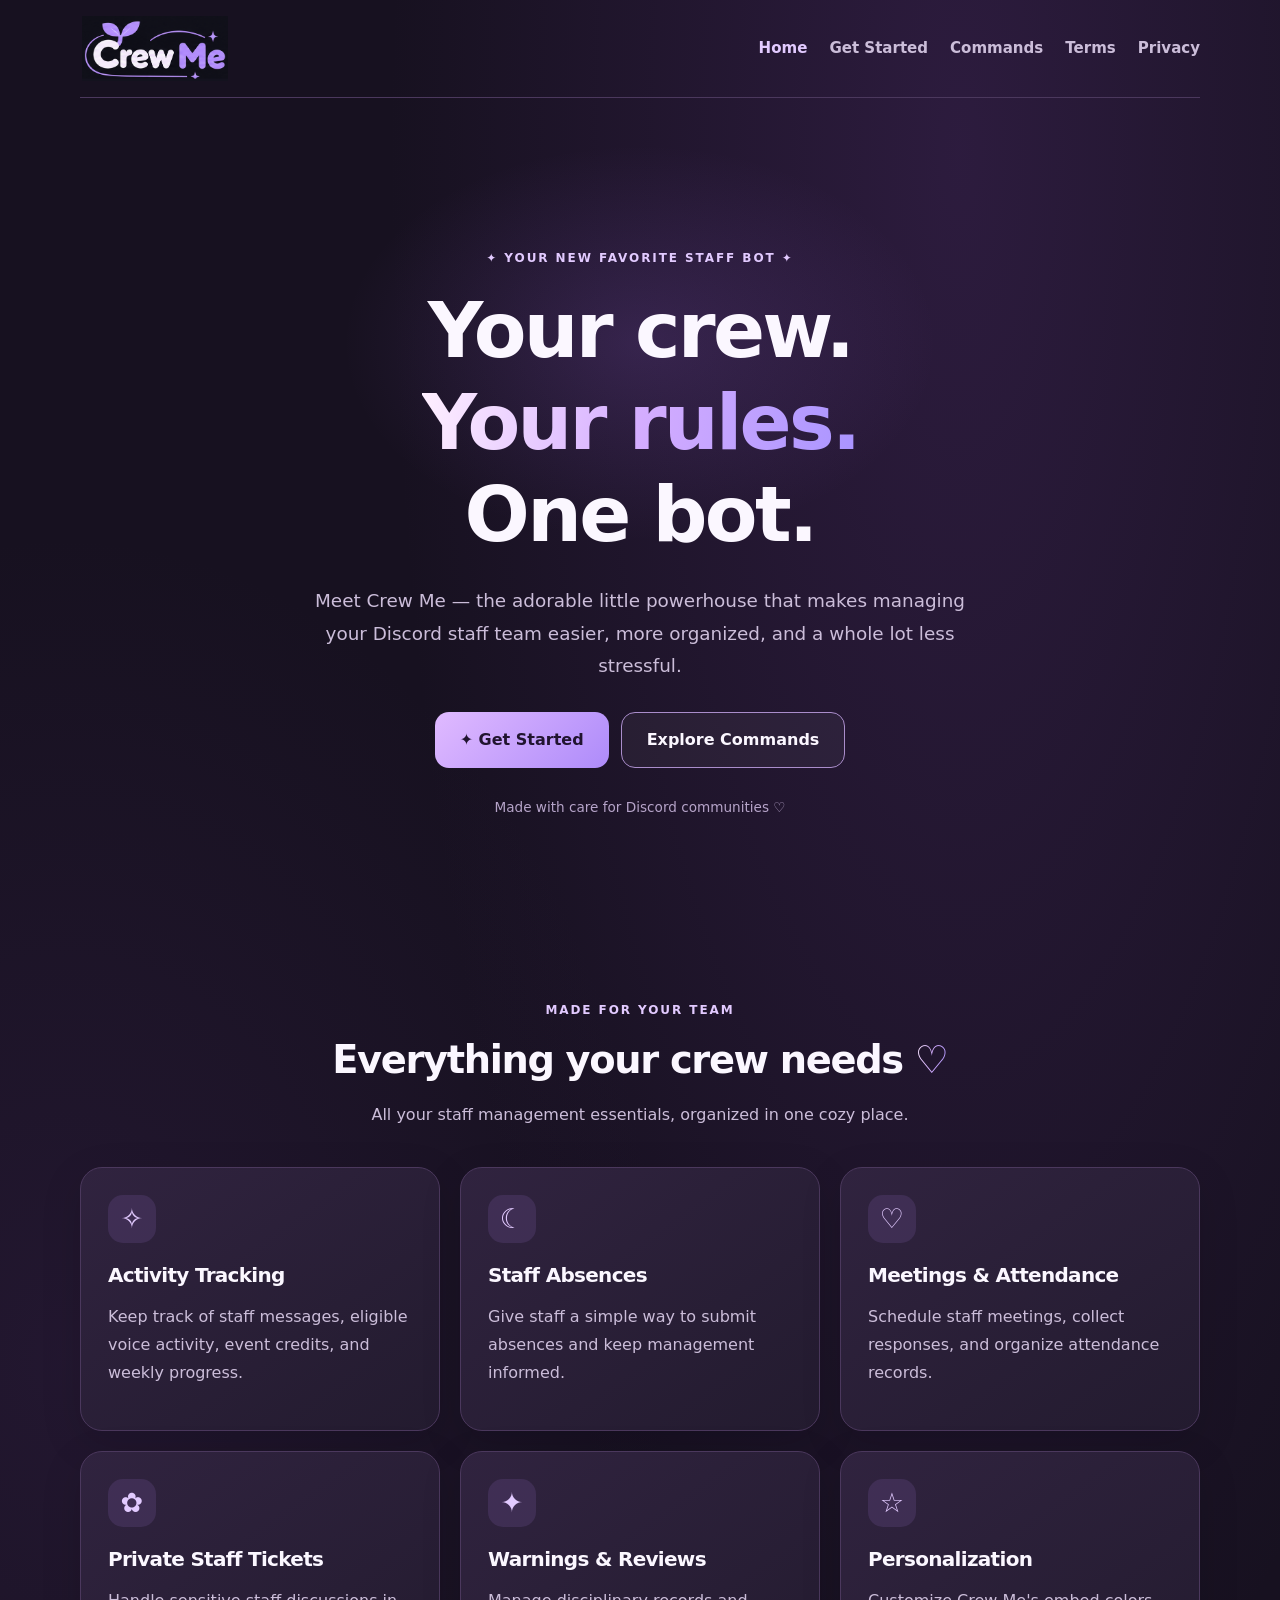
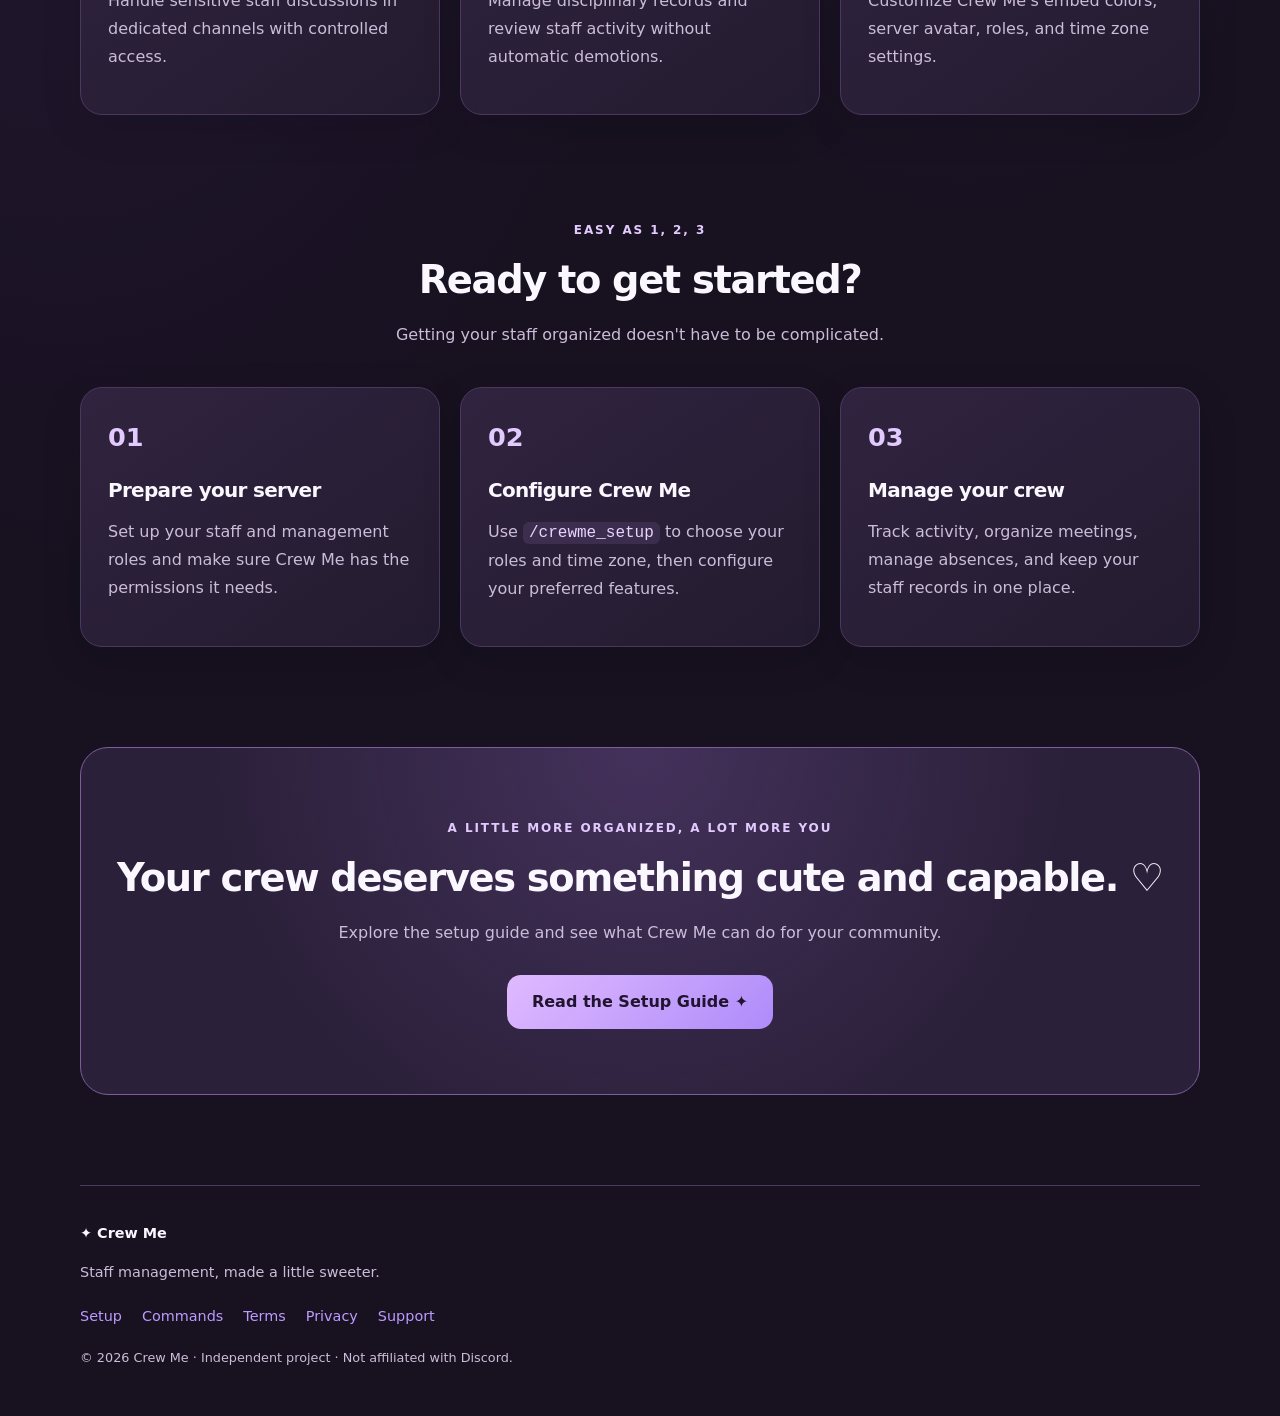
<file: index.html>
<!doctype html>
<html lang="en">
<head>
  <meta charset="utf-8">
  <meta name="viewport" content="width=device-width, initial-scale=1">
  <meta name="description" content="Crew Me helps Discord communities manage staff activity, meetings, absences, warnings, and more.">
  <meta name="theme-color" content="#171120">
  <title>Crew Me — Your crew. Your rules. One bot.</title>
  <link rel="icon" href="crew-me-logo-cropped.png">
  <link rel="stylesheet" href="style.css">
</head>
<body>
<header class="site-header">
  <a class="brand" href="./" aria-label="Crew Me homepage">
    <img class="brand-logo" src="crew-me-logo-cropped.png" alt="Crew Me">
  </a>
  <nav aria-label="Main navigation">
    <a href="./" aria-current="page">Home</a>
    <a href="setup.html">Get Started</a>
    <a href="commands.html">Commands</a>
    <a href="terms.html">Terms</a>
    <a href="privacy.html">Privacy</a>
  </nav>
</header>

<main>
  <section class="hero">
    <div class="hero-glow"></div>
    <span class="eyebrow">✦ YOUR NEW FAVORITE STAFF BOT ✦</span>
    <h1>Your crew.<br><span class="gradient-text">Your rules.</span><br>One bot.</h1>
    <p class="hero-description">
      Meet Crew Me — the adorable little powerhouse that makes
      managing your Discord staff team easier, more organized,
      and a whole lot less stressful.
    </p>
    <div class="hero-actions">
      <a class="button" href="setup.html">✦ Get Started</a>
      <a class="button button-outline" href="commands.html">Explore Commands</a>
    </div>
    <div class="hero-note">Made with care for Discord communities ♡</div>
  </section>

  <section class="section" id="features">
    <div class="section-heading">
      <span class="eyebrow">MADE FOR YOUR TEAM</span>
      <h2>Everything your crew needs <span class="gradient-text">♡</span></h2>
      <p>All your staff management essentials, organized in one cozy place.</p>
    </div>

    <div class="feature-grid">
      <article class="feature-card">
        <span class="feature-icon">✧</span>
        <h3>Activity Tracking</h3>
        <p>Keep track of staff messages, eligible voice activity, event credits, and weekly progress.</p>
      </article>
      <article class="feature-card">
        <span class="feature-icon">☾</span>
        <h3>Staff Absences</h3>
        <p>Give staff a simple way to submit absences and keep management informed.</p>
      </article>
      <article class="feature-card">
        <span class="feature-icon">♡</span>
        <h3>Meetings & Attendance</h3>
        <p>Schedule staff meetings, collect responses, and organize attendance records.</p>
      </article>
      <article class="feature-card">
        <span class="feature-icon">✿</span>
        <h3>Private Staff Tickets</h3>
        <p>Handle sensitive staff discussions in dedicated channels with controlled access.</p>
      </article>
      <article class="feature-card">
        <span class="feature-icon">✦</span>
        <h3>Warnings & Reviews</h3>
        <p>Manage disciplinary records and review staff activity without automatic demotions.</p>
      </article>
      <article class="feature-card">
        <span class="feature-icon">☆</span>
        <h3>Personalization</h3>
        <p>Customize Crew Me's embed colors, server avatar, roles, and time zone settings.</p>
      </article>
    </div>
  </section>

  <section class="section">
    <div class="section-heading">
      <span class="eyebrow">EASY AS 1, 2, 3</span>
      <h2>Ready to get started?</h2>
      <p>Getting your staff organized doesn't have to be complicated.</p>
    </div>
    <div class="steps-grid">
      <article class="step-card">
        <span class="step-number">01</span>
        <h3>Prepare your server</h3>
        <p>Set up your staff and management roles and make sure Crew Me has the permissions it needs.</p>
      </article>
      <article class="step-card">
        <span class="step-number">02</span>
        <h3>Configure Crew Me</h3>
        <p>Use <code>/crewme_setup</code> to choose your roles and time zone, then configure your preferred features.</p>
      </article>
      <article class="step-card">
        <span class="step-number">03</span>
        <h3>Manage your crew</h3>
        <p>Track activity, organize meetings, manage absences, and keep your staff records in one place.</p>
      </article>
    </div>
  </section>

  <section class="cta-panel">
    <span class="eyebrow">A LITTLE MORE ORGANIZED, A LOT MORE YOU</span>
    <h2>Your crew deserves something cute and capable. ♡</h2>
    <p>Explore the setup guide and see what Crew Me can do for your community.</p>
    <a class="button" href="setup.html">Read the Setup Guide ✦</a>
  </section>
</main>

<footer class="site-footer">
  <div>
    <strong>✦ Crew Me</strong>
    <p>Staff management, made a little sweeter.</p>
  </div>
  <div class="footer-links">
    <a href="setup.html">Setup</a>
    <a href="commands.html">Commands</a>
    <a href="terms.html">Terms</a>
    <a href="privacy.html">Privacy</a>
    <a href="mailto:support@crewmegg.com">Support</a>
  </div>
  <p class="footer-note">© 2026 Crew Me · Independent project · Not affiliated with Discord.</p>
</footer>
</body>
</html>
</file>
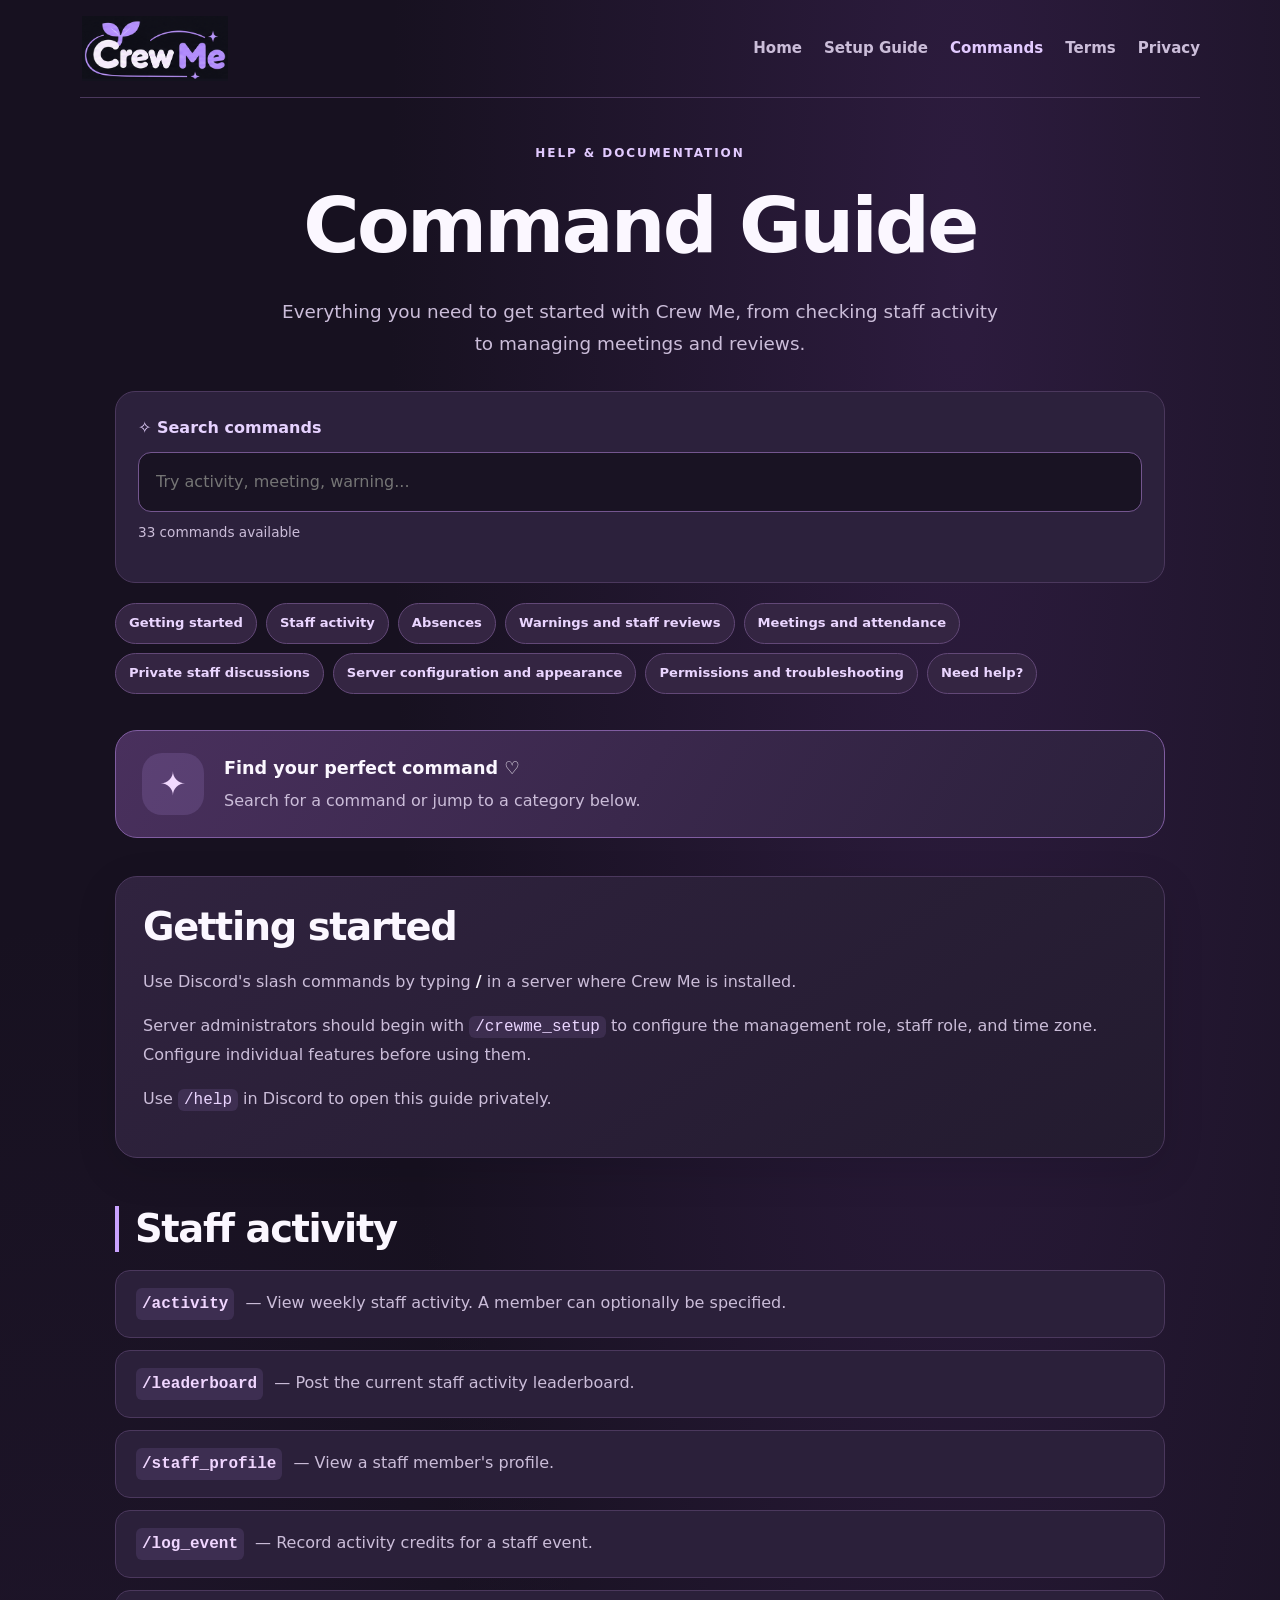
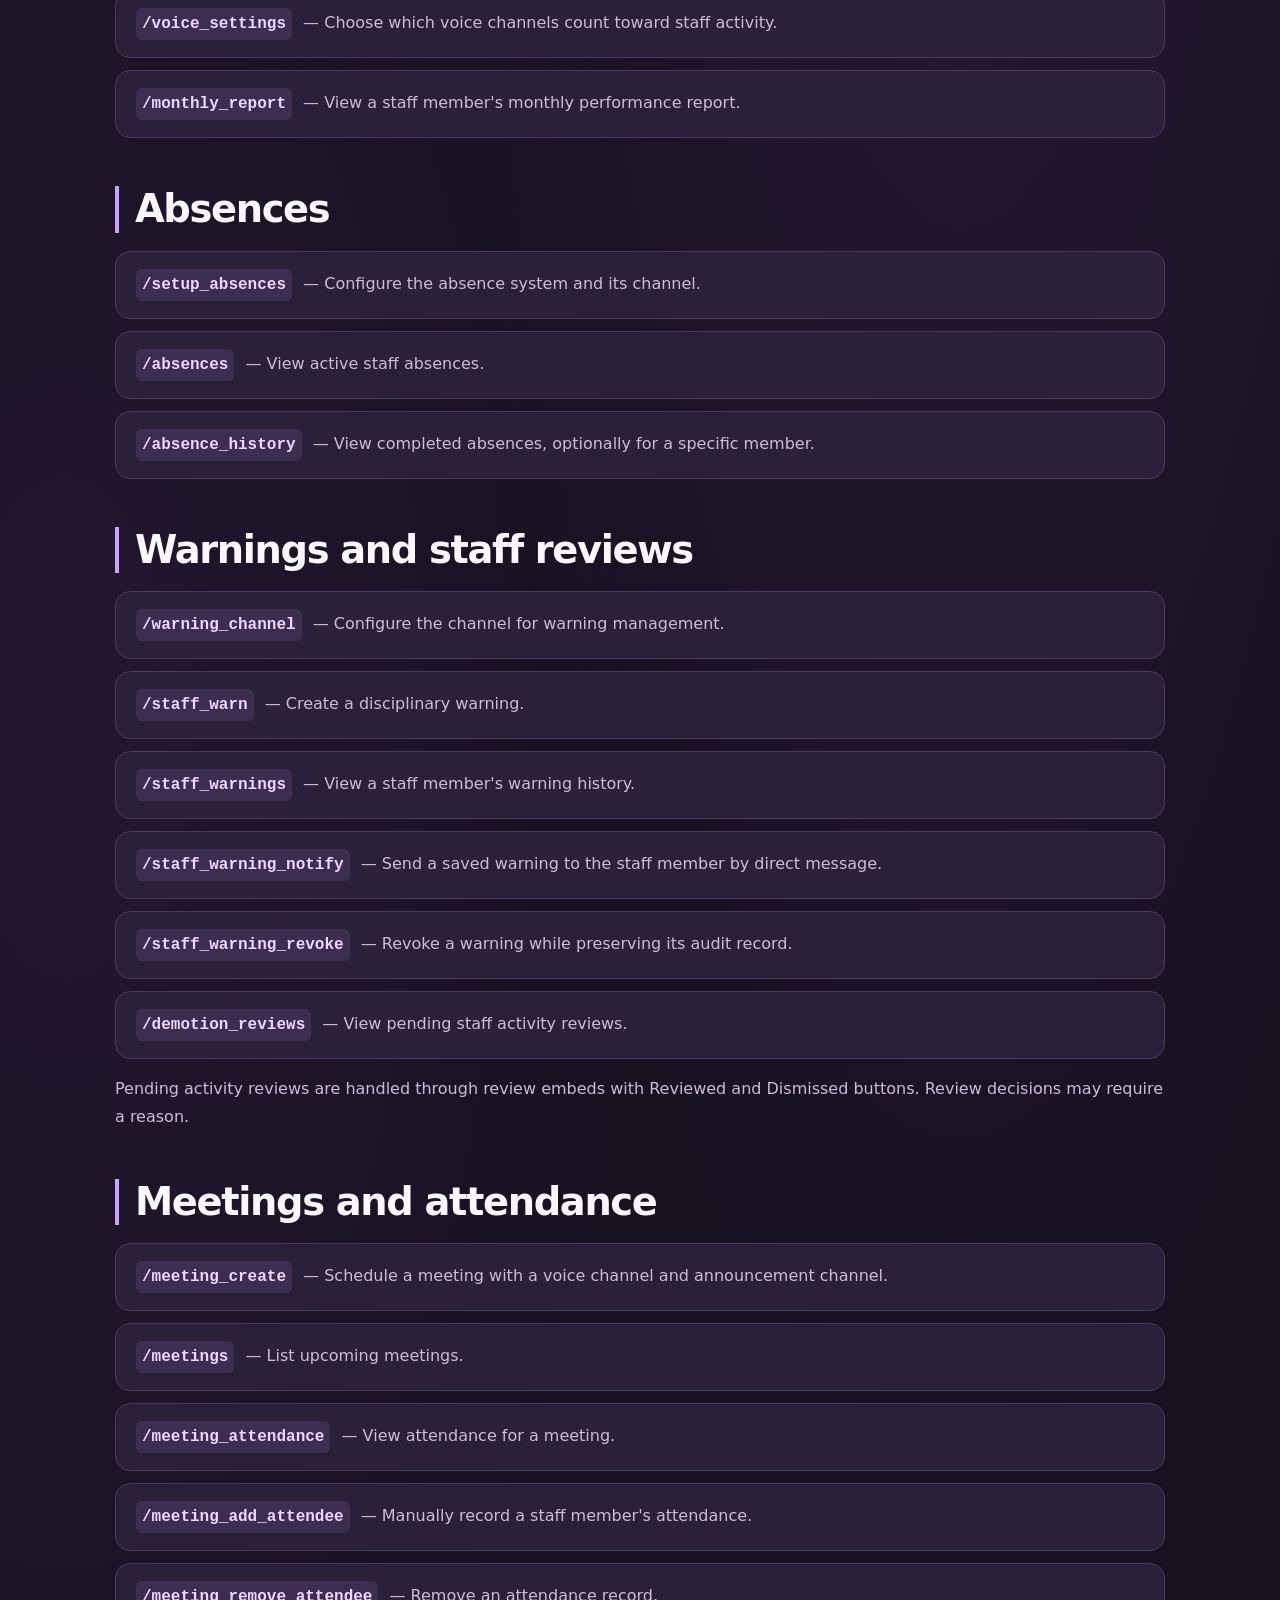
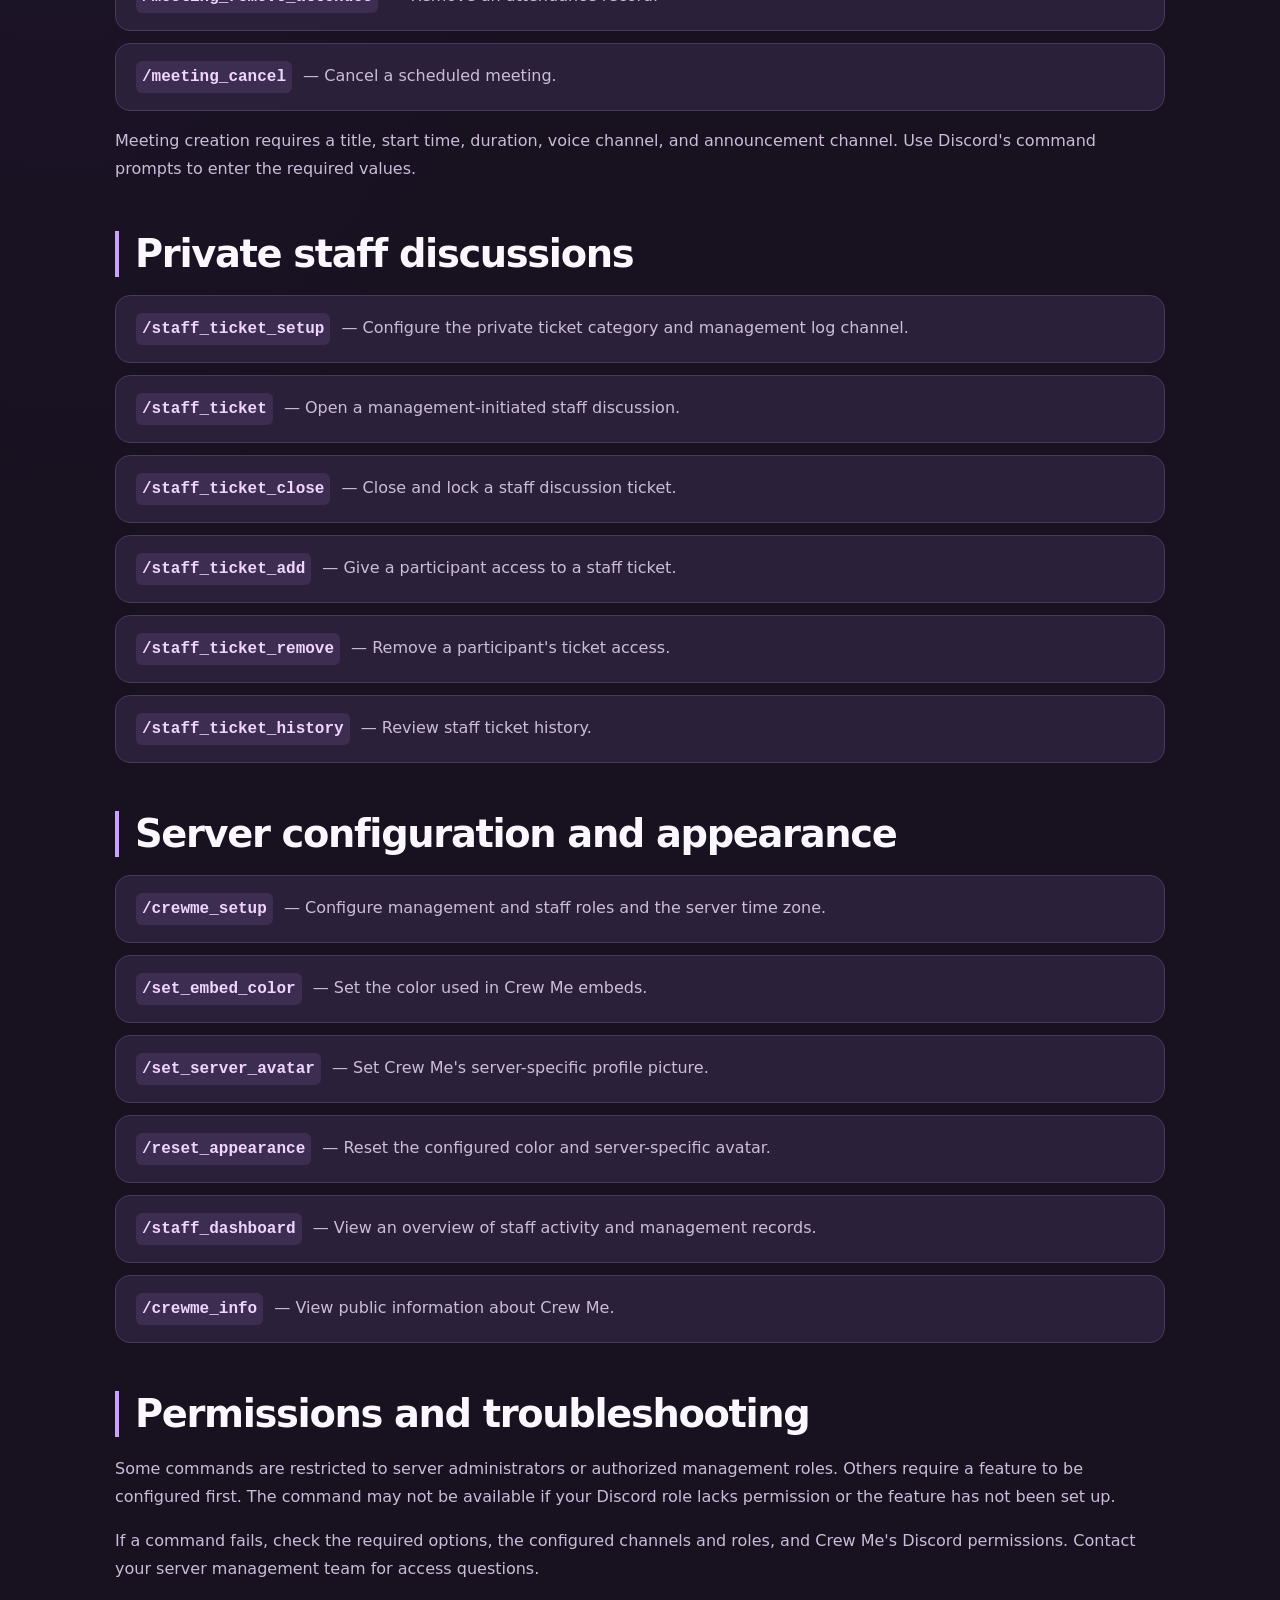
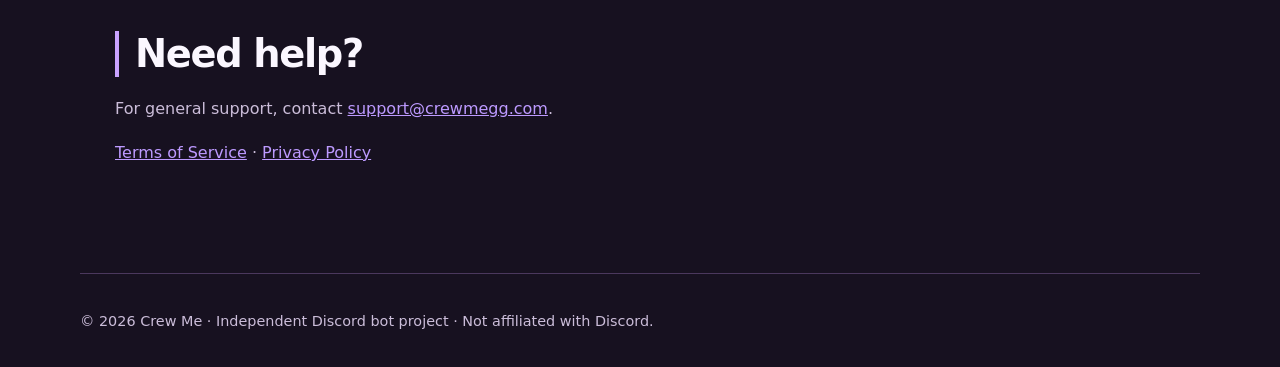
<file: commands.html>
<!doctype html>
<html lang="en">
<head>
  <meta charset="utf-8">
  <meta name="viewport" content="width=device-width, initial-scale=1">
  <meta name="description" content="Crew Me Discord bot slash command guide for staff and server management.">
  <title>Command Guide | Crew Me</title>
  <link rel="stylesheet" href="style.css">
</head>
<body class="guide-page commands-page">
<header>
  <a class="brand" href="./" aria-label="Crew Me home"><img src="crew-me-logo-cropped.png" alt="Crew Me" class="brand-logo"></a>
  <nav>
    <a href="./">Home</a>
    <a href="setup.html">Setup Guide</a>
    <a href="commands.html" aria-current="page">Commands</a>
    <a href="terms.html">Terms</a>
    <a href="privacy.html">Privacy</a>
  </nav>
</header>
<main class="guide-main">
  <span class="tag">Help & documentation</span>
  <h1>Command Guide</h1>
  <p class="lead">Everything you need to get started with Crew Me, from checking staff activity to managing meetings and reviews.</p>

        <div class="command-tools">
          <label for="command-search">✧ Search commands</label>
          <input id="command-search" type="search"
                 placeholder="Try activity, meeting, warning..."
                 autocomplete="off">
          <p id="command-count" aria-live="polite"></p>
        </div>
        <nav class="category-nav" aria-label="Command categories">
        <a href="#command-category-1">Getting started</a><a href="#command-category-2">Staff activity</a><a href="#command-category-3">Absences</a><a href="#command-category-4">Warnings and staff reviews</a><a href="#command-category-5">Meetings and attendance</a><a href="#command-category-6">Private staff discussions</a><a href="#command-category-7">Server configuration and appearance</a><a href="#command-category-8">Permissions and troubleshooting</a><a href="#command-category-9">Need help?</a></nav><div class="guide-intro">
          <div class="guide-intro-icon">✦</div>
          <div>
            <strong>Find your perfect command ♡</strong>
            <p>Search for a command or jump to a category below.</p>
          </div>
        </div>


  <div class="card">
    <h2 id="command-category-1">Getting started</h2>
    <p>Use Discord's slash commands by typing <strong>/</strong> in a server where Crew Me is installed.</p>
    <p>Server administrators should begin with <code>/crewme_setup</code> to configure the management role, staff role, and time zone. Configure individual features before using them.</p>
    <p>Use <code>/help</code> in Discord to open this guide privately.</p>
  </div>

  <h2 id="command-category-2">Staff activity</h2>
  <ul>
    <li class="command-item"><code>/activity</code> — View weekly staff activity. A member can optionally be specified.</li>
    <li class="command-item"><code>/leaderboard</code> — Post the current staff activity leaderboard.</li>
    <li class="command-item"><code>/staff_profile</code> — View a staff member's profile.</li>
    <li class="command-item"><code>/log_event</code> — Record activity credits for a staff event.</li>
    <li class="command-item"><code>/voice_settings</code> — Choose which voice channels count toward staff activity.</li>
    <li class="command-item"><code>/monthly_report</code> — View a staff member's monthly performance report.</li>
  </ul>

  <h2 id="command-category-3">Absences</h2>
  <ul>
    <li class="command-item"><code>/setup_absences</code> — Configure the absence system and its channel.</li>
    <li class="command-item"><code>/absences</code> — View active staff absences.</li>
    <li class="command-item"><code>/absence_history</code> — View completed absences, optionally for a specific member.</li>
  </ul>

  <h2 id="command-category-4">Warnings and staff reviews</h2>
  <ul>
    <li class="command-item"><code>/warning_channel</code> — Configure the channel for warning management.</li>
    <li class="command-item"><code>/staff_warn</code> — Create a disciplinary warning.</li>
    <li class="command-item"><code>/staff_warnings</code> — View a staff member's warning history.</li>
    <li class="command-item"><code>/staff_warning_notify</code> — Send a saved warning to the staff member by direct message.</li>
    <li class="command-item"><code>/staff_warning_revoke</code> — Revoke a warning while preserving its audit record.</li>
    <li class="command-item"><code>/demotion_reviews</code> — View pending staff activity reviews.</li>
  </ul>
  <p>Pending activity reviews are handled through review embeds with Reviewed and Dismissed buttons. Review decisions may require a reason.</p>

  <h2 id="command-category-5">Meetings and attendance</h2>
  <ul>
    <li class="command-item"><code>/meeting_create</code> — Schedule a meeting with a voice channel and announcement channel.</li>
    <li class="command-item"><code>/meetings</code> — List upcoming meetings.</li>
    <li class="command-item"><code>/meeting_attendance</code> — View attendance for a meeting.</li>
    <li class="command-item"><code>/meeting_add_attendee</code> — Manually record a staff member's attendance.</li>
    <li class="command-item"><code>/meeting_remove_attendee</code> — Remove an attendance record.</li>
    <li class="command-item"><code>/meeting_cancel</code> — Cancel a scheduled meeting.</li>
  </ul>
  <p>Meeting creation requires a title, start time, duration, voice channel, and announcement channel. Use Discord's command prompts to enter the required values.</p>

  <h2 id="command-category-6">Private staff discussions</h2>
  <ul>
    <li class="command-item"><code>/staff_ticket_setup</code> — Configure the private ticket category and management log channel.</li>
    <li class="command-item"><code>/staff_ticket</code> — Open a management-initiated staff discussion.</li>
    <li class="command-item"><code>/staff_ticket_close</code> — Close and lock a staff discussion ticket.</li>
    <li class="command-item"><code>/staff_ticket_add</code> — Give a participant access to a staff ticket.</li>
    <li class="command-item"><code>/staff_ticket_remove</code> — Remove a participant's ticket access.</li>
    <li class="command-item"><code>/staff_ticket_history</code> — Review staff ticket history.</li>
  </ul>

  <h2 id="command-category-7">Server configuration and appearance</h2>
  <ul>
    <li class="command-item"><code>/crewme_setup</code> — Configure management and staff roles and the server time zone.</li>
    <li class="command-item"><code>/set_embed_color</code> — Set the color used in Crew Me embeds.</li>
    <li class="command-item"><code>/set_server_avatar</code> — Set Crew Me's server-specific profile picture.</li>
    <li class="command-item"><code>/reset_appearance</code> — Reset the configured color and server-specific avatar.</li>
    <li class="command-item"><code>/staff_dashboard</code> — View an overview of staff activity and management records.</li>
    <li class="command-item"><code>/crewme_info</code> — View public information about Crew Me.</li>
  </ul>

  <h2 id="command-category-8">Permissions and troubleshooting</h2>
  <p>Some commands are restricted to server administrators or authorized management roles. Others require a feature to be configured first. The command may not be available if your Discord role lacks permission or the feature has not been set up.</p>
  <p>If a command fails, check the required options, the configured channels and roles, and Crew Me's Discord permissions. Contact your server management team for access questions.</p>

  <h2 id="command-category-9">Need help?</h2>
  <p>For general support, contact <a href="mailto:support@crewmegg.com">support@crewmegg.com</a>.</p>
  <p><a href="terms.html">Terms of Service</a> · <a href="privacy.html">Privacy Policy</a></p>
</main>
<footer>© 2026 Crew Me · Independent Discord bot project · Not affiliated with Discord.</footer>


<script>
(function () {
  const input = document.getElementById("command-search");
  const count = document.getElementById("command-count");
  const items = [...document.querySelectorAll(".command-item")];

  if (!input || !count) return;

  const results = document.createElement("div");
  results.id = "search-results";
  results.setAttribute("aria-label", "Matching commands");
  count.insertAdjacentElement("afterend", results);

  items.forEach((item, index) => {
    item.id = "crew-command-" + (index + 1);
  });

  function update() {
    const query = input.value.toLowerCase().trim();
    results.replaceChildren();

    let matches = [];

    items.forEach(item => {
      const matched = item.textContent.toLowerCase().includes(query);
      item.hidden = query ? !matched : false;

      if (query && matched) matches.push(item);
    });

    count.textContent = query
      ? matches.length + " matching commands"
      : items.length + " commands available";

    if (!query) return;

    if (!matches.length) {
      const empty = document.createElement("p");
      empty.textContent = "No matching commands found ♡";
      results.appendChild(empty);
      return;
    }

    matches.forEach(item => {
      const link = document.createElement("a");
      link.href = "#" + item.id;
      link.className = "search-result";

      const command = item.querySelector("code");
      const name = document.createElement("strong");
      name.textContent = command ? command.textContent : "Command";

      const description = document.createElement("span");
      const fullText = item.textContent.trim();
      const commandText = command ? command.textContent.trim() : "";
      description.textContent = fullText.startsWith(commandText)
        ? fullText.slice(commandText.length).replace(/^\\s*[—–:-]\\s*/, "").trim()
        : fullText;

      link.append(name, description);

      link.addEventListener("click", () => {
        input.blur();
        items.forEach(el => el.classList.remove("command-highlight"));
        item.classList.add("command-highlight");
        item.hidden = false;
      });

      results.appendChild(link);
    });
  }

  input.addEventListener("input", update);
  update();
})();
</script>

</body>
</html>
</file>
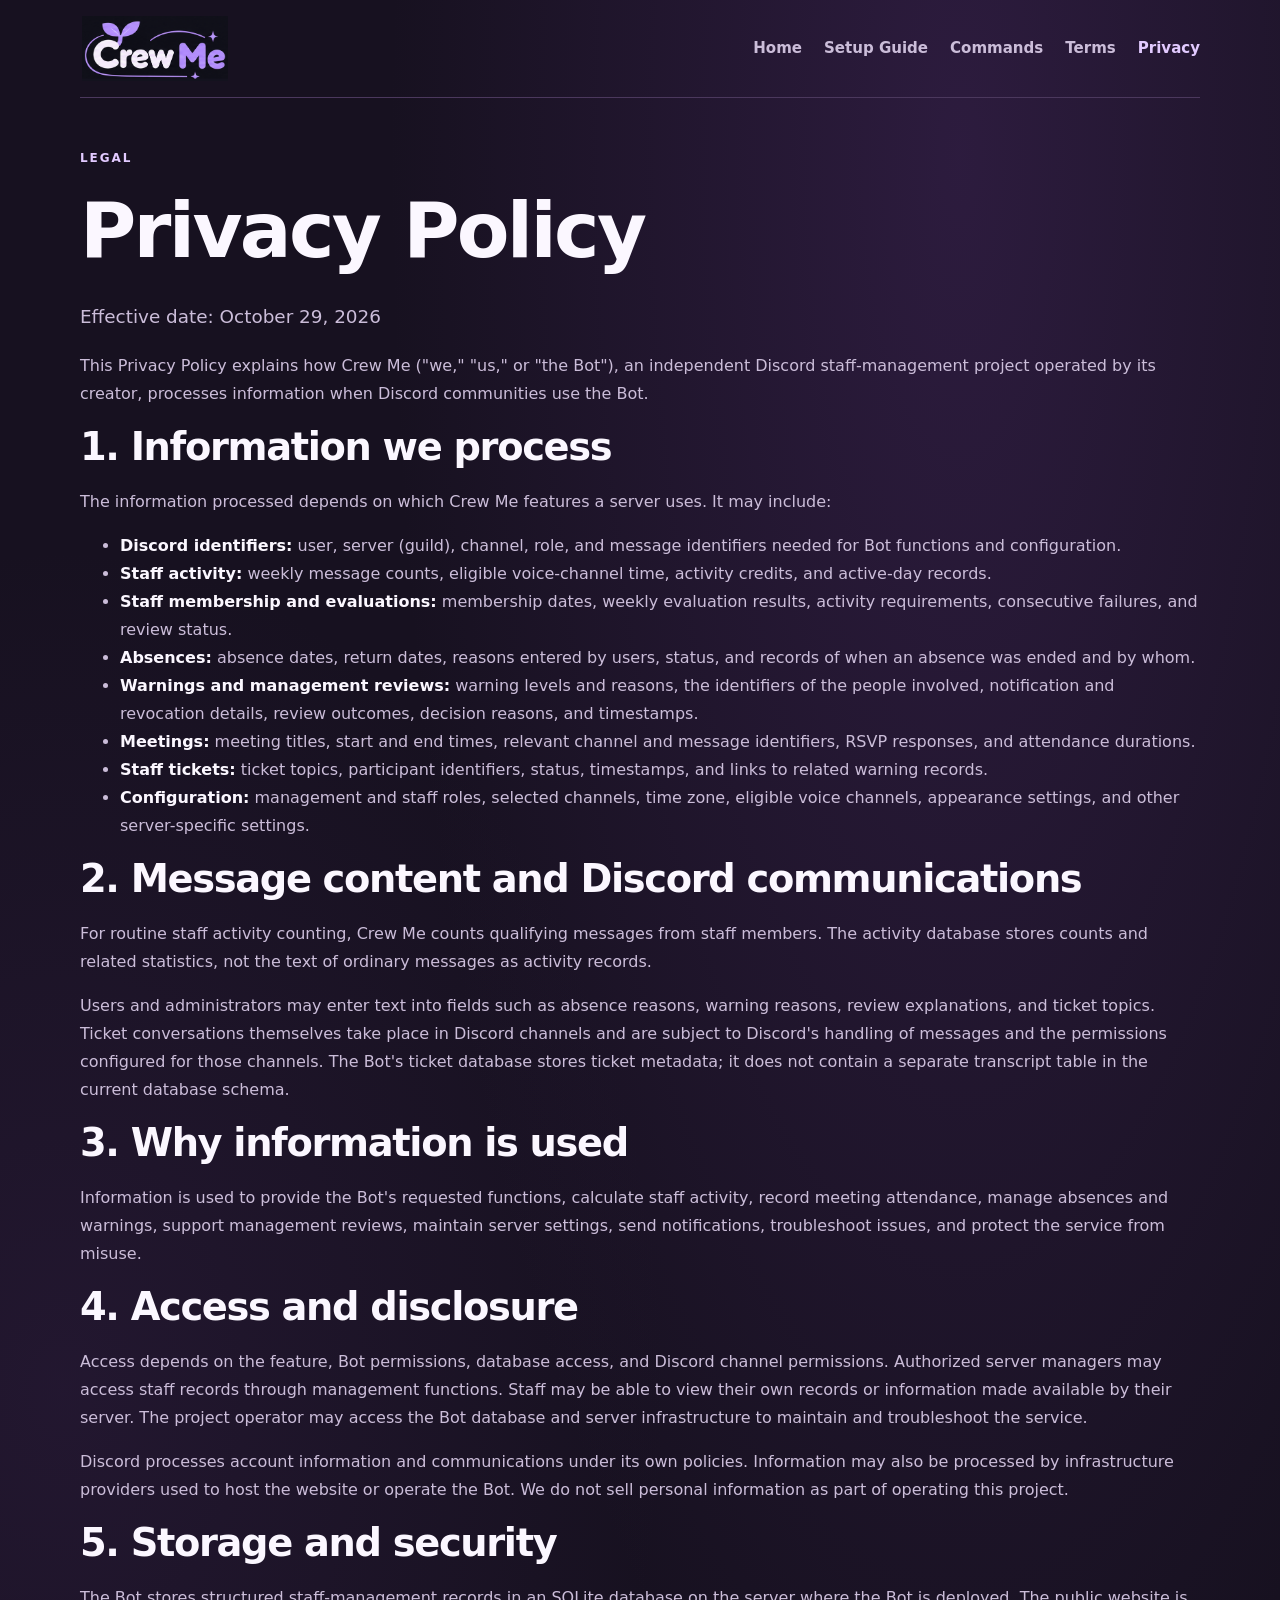
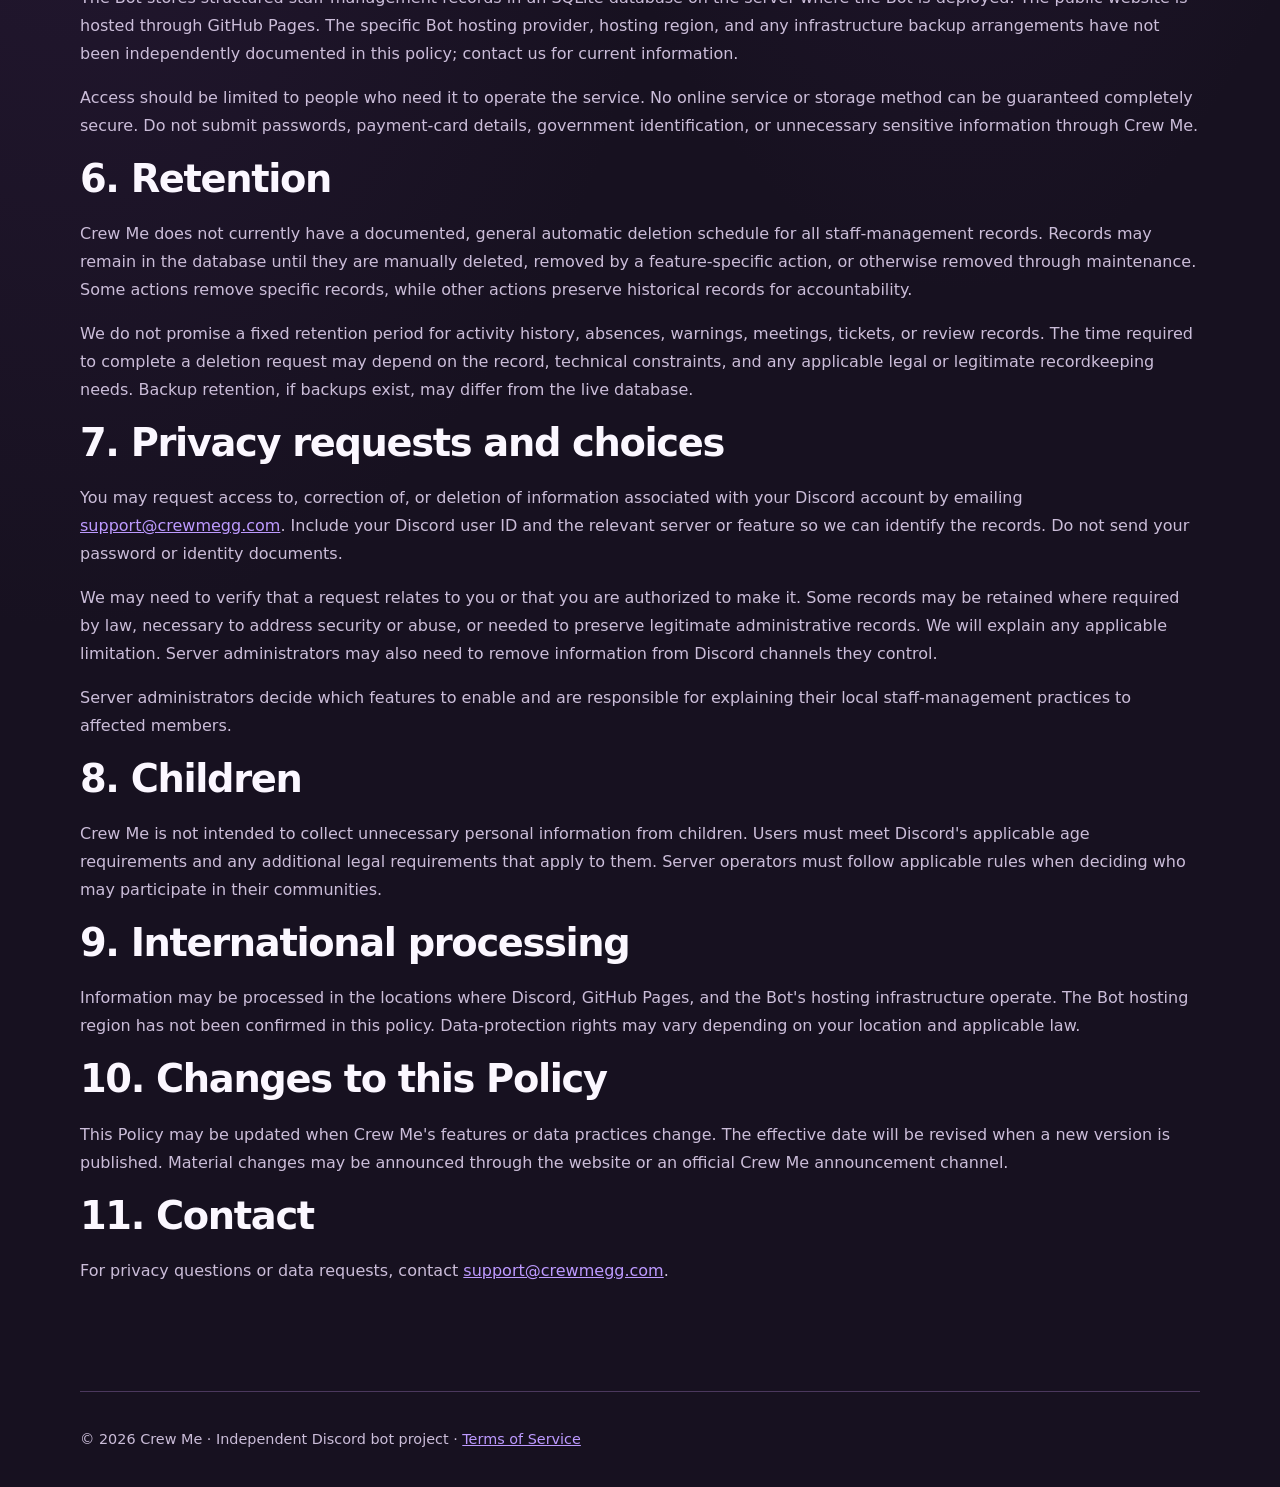
<file: privacy.html>
<!doctype html>
<html lang="en">
<head>
  <meta charset="utf-8">
  <meta name="viewport" content="width=device-width, initial-scale=1">
  <meta name="description" content="Learn what information Crew Me processes, how staff records are used, and how to make a privacy request.">
  <title>Privacy Policy | Crew Me</title>
  <link rel="stylesheet" href="style.css">
</head>
<body>
<header>
  <a class="brand" href="./" aria-label="Crew Me home"><img src="crew-me-logo-cropped.png" alt="Crew Me" class="brand-logo"></a>
  <nav>
    <a href="./">Home</a>
    <a href="setup.html">Setup Guide</a>
    <a href="commands.html">Commands</a>
    <a href="terms.html">Terms</a>
    <a href="privacy.html" aria-current="page">Privacy</a>
  </nav>
</header>
<main>
  <span class="tag">Legal</span>
  <h1>Privacy Policy</h1>
  <p class="lead">Effective date: October 29, 2026</p>

  <p>This Privacy Policy explains how Crew Me ("we," "us," or "the Bot"), an independent Discord staff-management project operated by its creator, processes information when Discord communities use the Bot.</p>

  <h2>1. Information we process</h2>
  <p>The information processed depends on which Crew Me features a server uses. It may include:</p>
  <ul>
    <li><strong>Discord identifiers:</strong> user, server (guild), channel, role, and message identifiers needed for Bot functions and configuration.</li>
    <li><strong>Staff activity:</strong> weekly message counts, eligible voice-channel time, activity credits, and active-day records.</li>
    <li><strong>Staff membership and evaluations:</strong> membership dates, weekly evaluation results, activity requirements, consecutive failures, and review status.</li>
    <li><strong>Absences:</strong> absence dates, return dates, reasons entered by users, status, and records of when an absence was ended and by whom.</li>
    <li><strong>Warnings and management reviews:</strong> warning levels and reasons, the identifiers of the people involved, notification and revocation details, review outcomes, decision reasons, and timestamps.</li>
    <li><strong>Meetings:</strong> meeting titles, start and end times, relevant channel and message identifiers, RSVP responses, and attendance durations.</li>
    <li><strong>Staff tickets:</strong> ticket topics, participant identifiers, status, timestamps, and links to related warning records.</li>
    <li><strong>Configuration:</strong> management and staff roles, selected channels, time zone, eligible voice channels, appearance settings, and other server-specific settings.</li>
  </ul>

  <h2>2. Message content and Discord communications</h2>
  <p>For routine staff activity counting, Crew Me counts qualifying messages from staff members. The activity database stores counts and related statistics, not the text of ordinary messages as activity records.</p>
  <p>Users and administrators may enter text into fields such as absence reasons, warning reasons, review explanations, and ticket topics. Ticket conversations themselves take place in Discord channels and are subject to Discord's handling of messages and the permissions configured for those channels. The Bot's ticket database stores ticket metadata; it does not contain a separate transcript table in the current database schema.</p>

  <h2>3. Why information is used</h2>
  <p>Information is used to provide the Bot's requested functions, calculate staff activity, record meeting attendance, manage absences and warnings, support management reviews, maintain server settings, send notifications, troubleshoot issues, and protect the service from misuse.</p>

  <h2>4. Access and disclosure</h2>
  <p>Access depends on the feature, Bot permissions, database access, and Discord channel permissions. Authorized server managers may access staff records through management functions. Staff may be able to view their own records or information made available by their server. The project operator may access the Bot database and server infrastructure to maintain and troubleshoot the service.</p>
  <p>Discord processes account information and communications under its own policies. Information may also be processed by infrastructure providers used to host the website or operate the Bot. We do not sell personal information as part of operating this project.</p>

  <h2>5. Storage and security</h2>
  <p>The Bot stores structured staff-management records in an SQLite database on the server where the Bot is deployed. The public website is hosted through GitHub Pages. The specific Bot hosting provider, hosting region, and any infrastructure backup arrangements have not been independently documented in this policy; contact us for current information.</p>
  <p>Access should be limited to people who need it to operate the service. No online service or storage method can be guaranteed completely secure. Do not submit passwords, payment-card details, government identification, or unnecessary sensitive information through Crew Me.</p>

  <h2>6. Retention</h2>
  <p>Crew Me does not currently have a documented, general automatic deletion schedule for all staff-management records. Records may remain in the database until they are manually deleted, removed by a feature-specific action, or otherwise removed through maintenance. Some actions remove specific records, while other actions preserve historical records for accountability.</p>
  <p>We do not promise a fixed retention period for activity history, absences, warnings, meetings, tickets, or review records. The time required to complete a deletion request may depend on the record, technical constraints, and any applicable legal or legitimate recordkeeping needs. Backup retention, if backups exist, may differ from the live database.</p>

  <h2>7. Privacy requests and choices</h2>
  <p>You may request access to, correction of, or deletion of information associated with your Discord account by emailing <a href="mailto:support@crewmegg.com">support@crewmegg.com</a>. Include your Discord user ID and the relevant server or feature so we can identify the records. Do not send your password or identity documents.</p>
  <p>We may need to verify that a request relates to you or that you are authorized to make it. Some records may be retained where required by law, necessary to address security or abuse, or needed to preserve legitimate administrative records. We will explain any applicable limitation. Server administrators may also need to remove information from Discord channels they control.</p>
  <p>Server administrators decide which features to enable and are responsible for explaining their local staff-management practices to affected members.</p>

  <h2>8. Children</h2>
  <p>Crew Me is not intended to collect unnecessary personal information from children. Users must meet Discord's applicable age requirements and any additional legal requirements that apply to them. Server operators must follow applicable rules when deciding who may participate in their communities.</p>

  <h2>9. International processing</h2>
  <p>Information may be processed in the locations where Discord, GitHub Pages, and the Bot's hosting infrastructure operate. The Bot hosting region has not been confirmed in this policy. Data-protection rights may vary depending on your location and applicable law.</p>

  <h2>10. Changes to this Policy</h2>
  <p>This Policy may be updated when Crew Me's features or data practices change. The effective date will be revised when a new version is published. Material changes may be announced through the website or an official Crew Me announcement channel.</p>

  <h2>11. Contact</h2>
  <p>For privacy questions or data requests, contact <a href="mailto:support@crewmegg.com">support@crewmegg.com</a>.</p>
</main>
<footer>© 2026 Crew Me · Independent Discord bot project · <a href="terms.html">Terms of Service</a></footer>
</body>
</html>
</file>
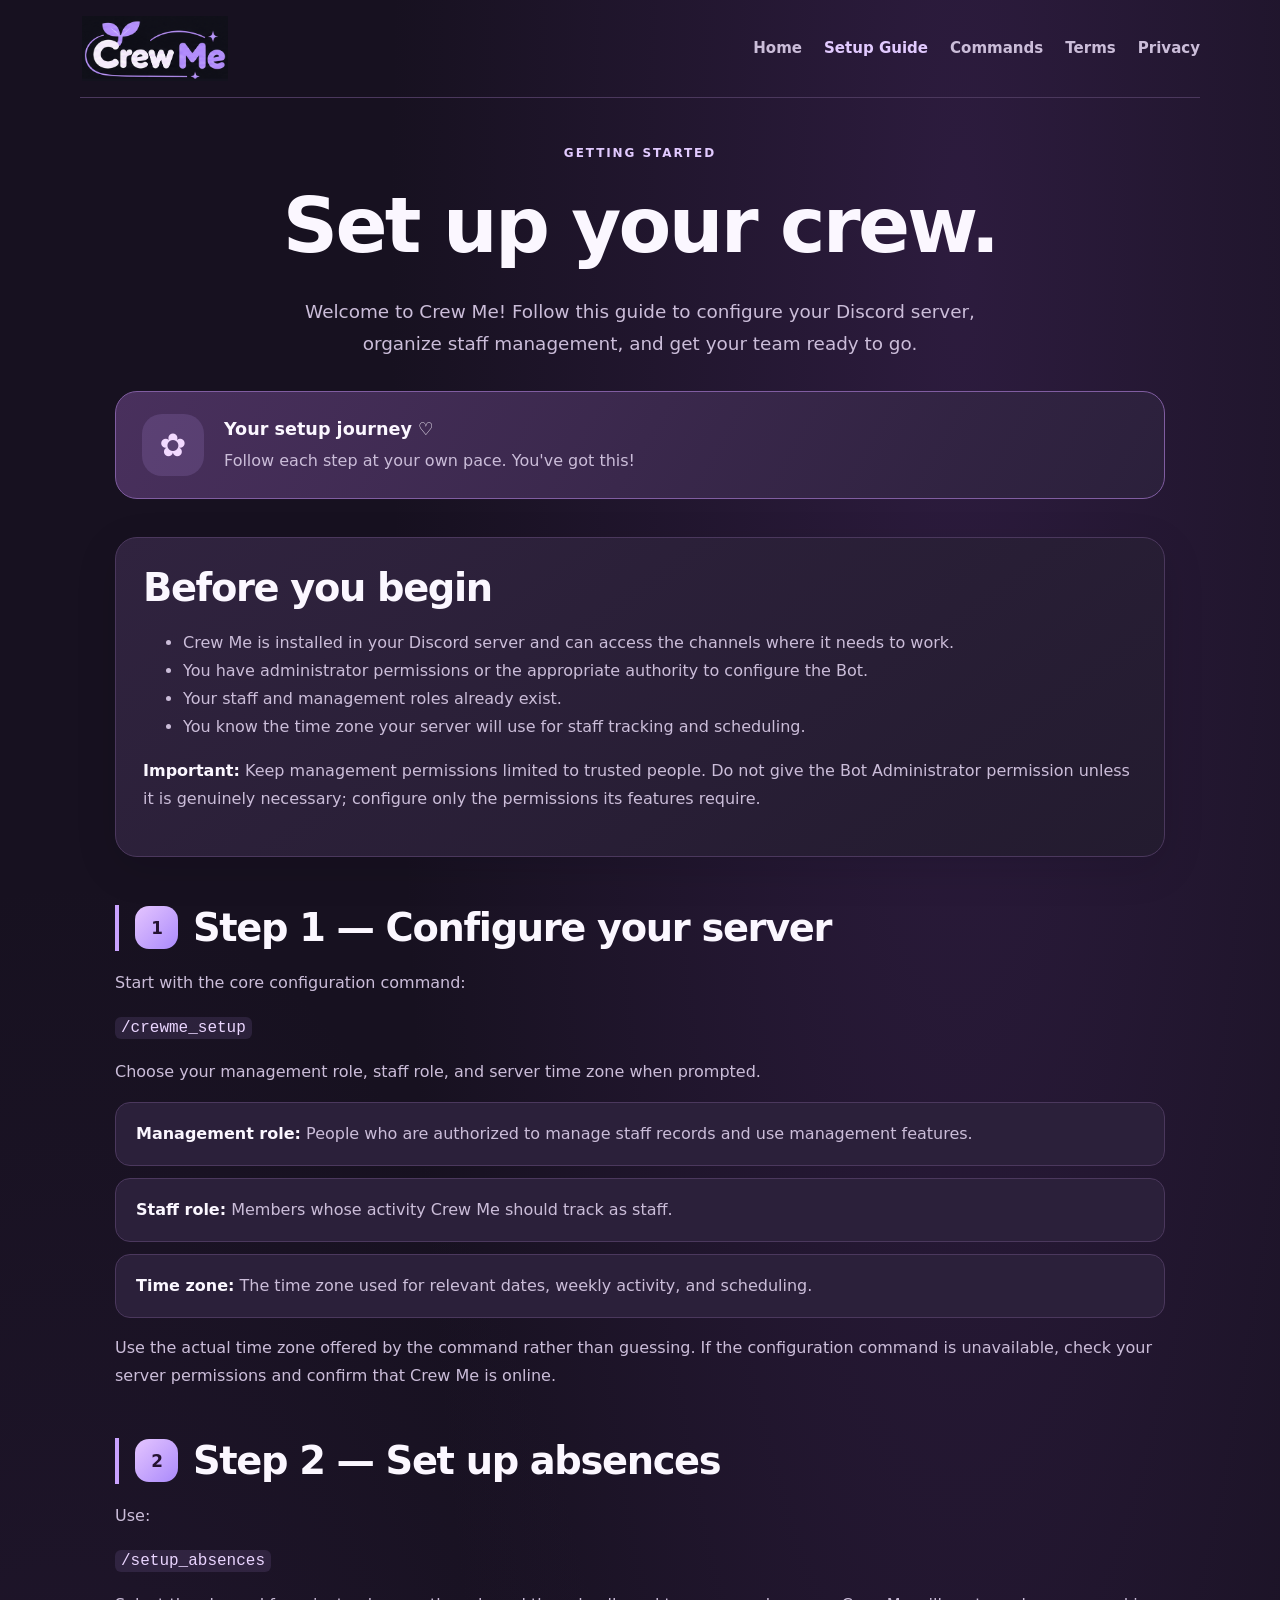
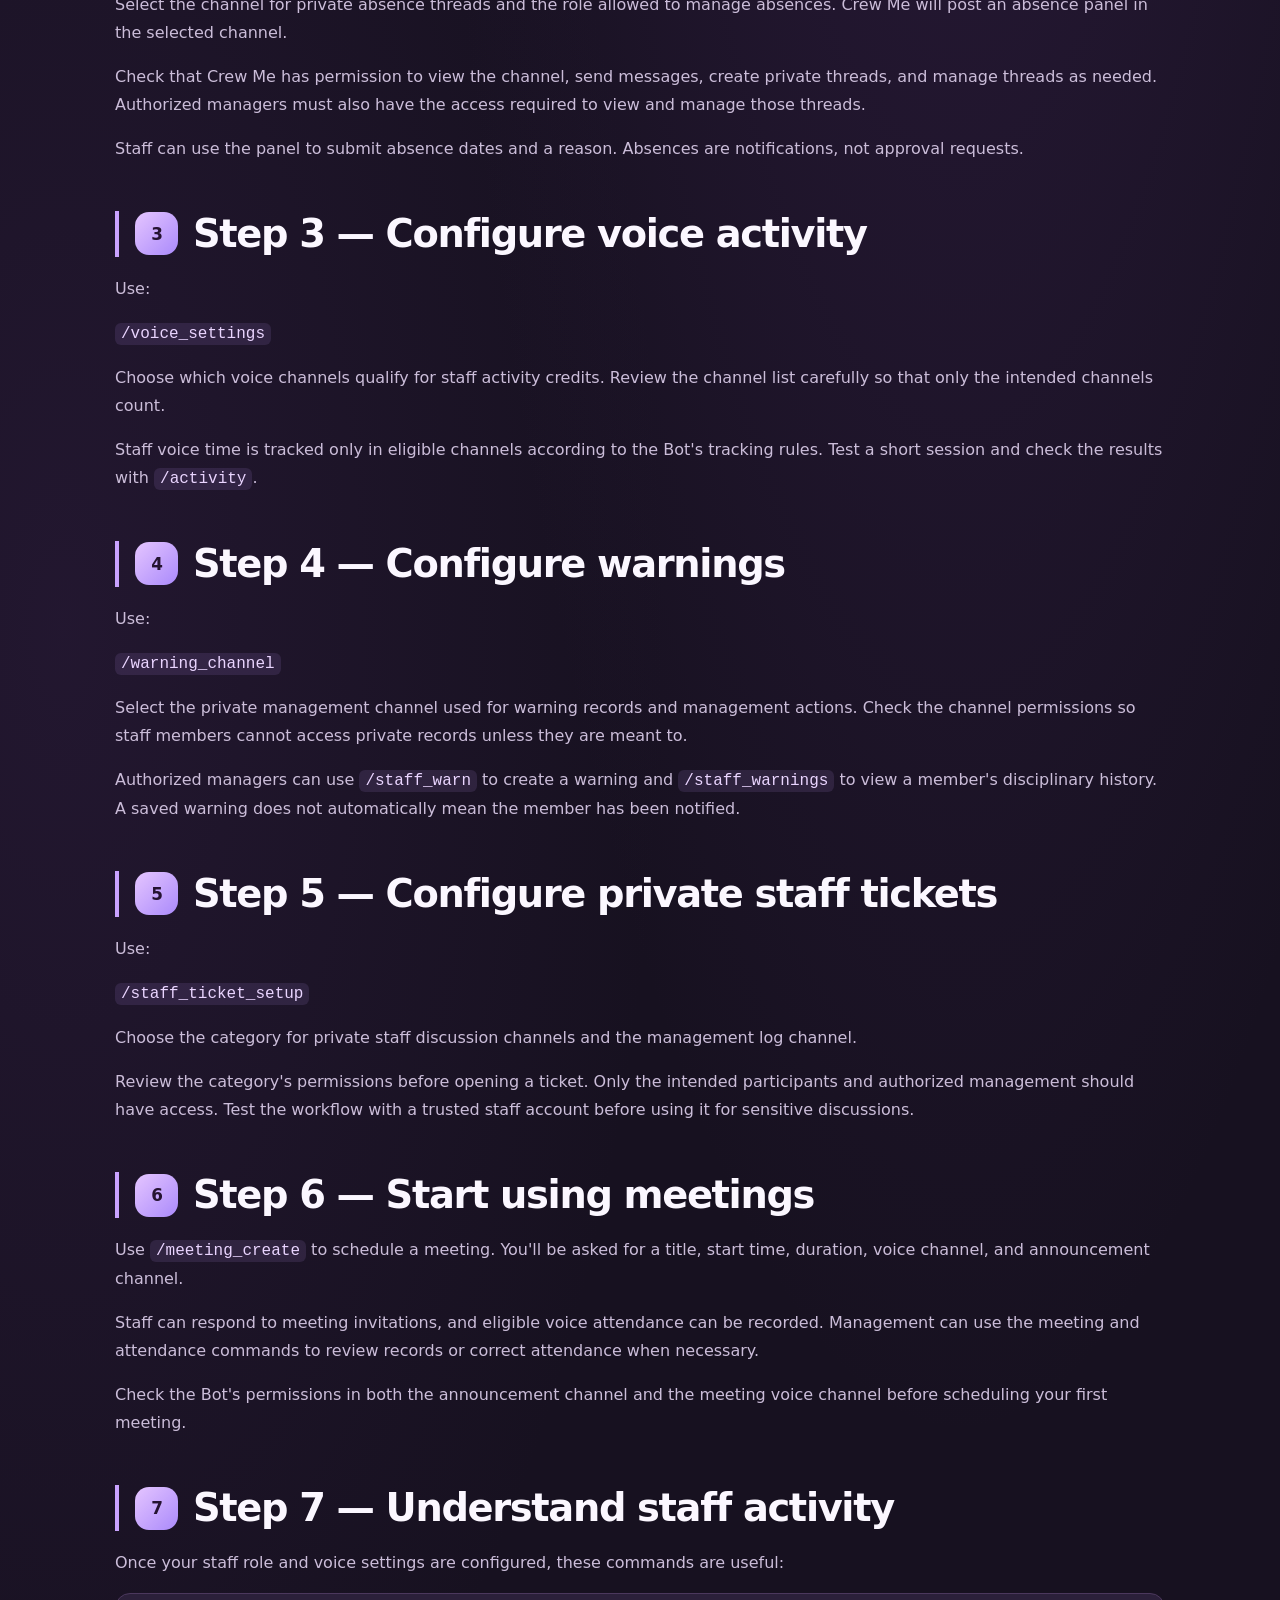
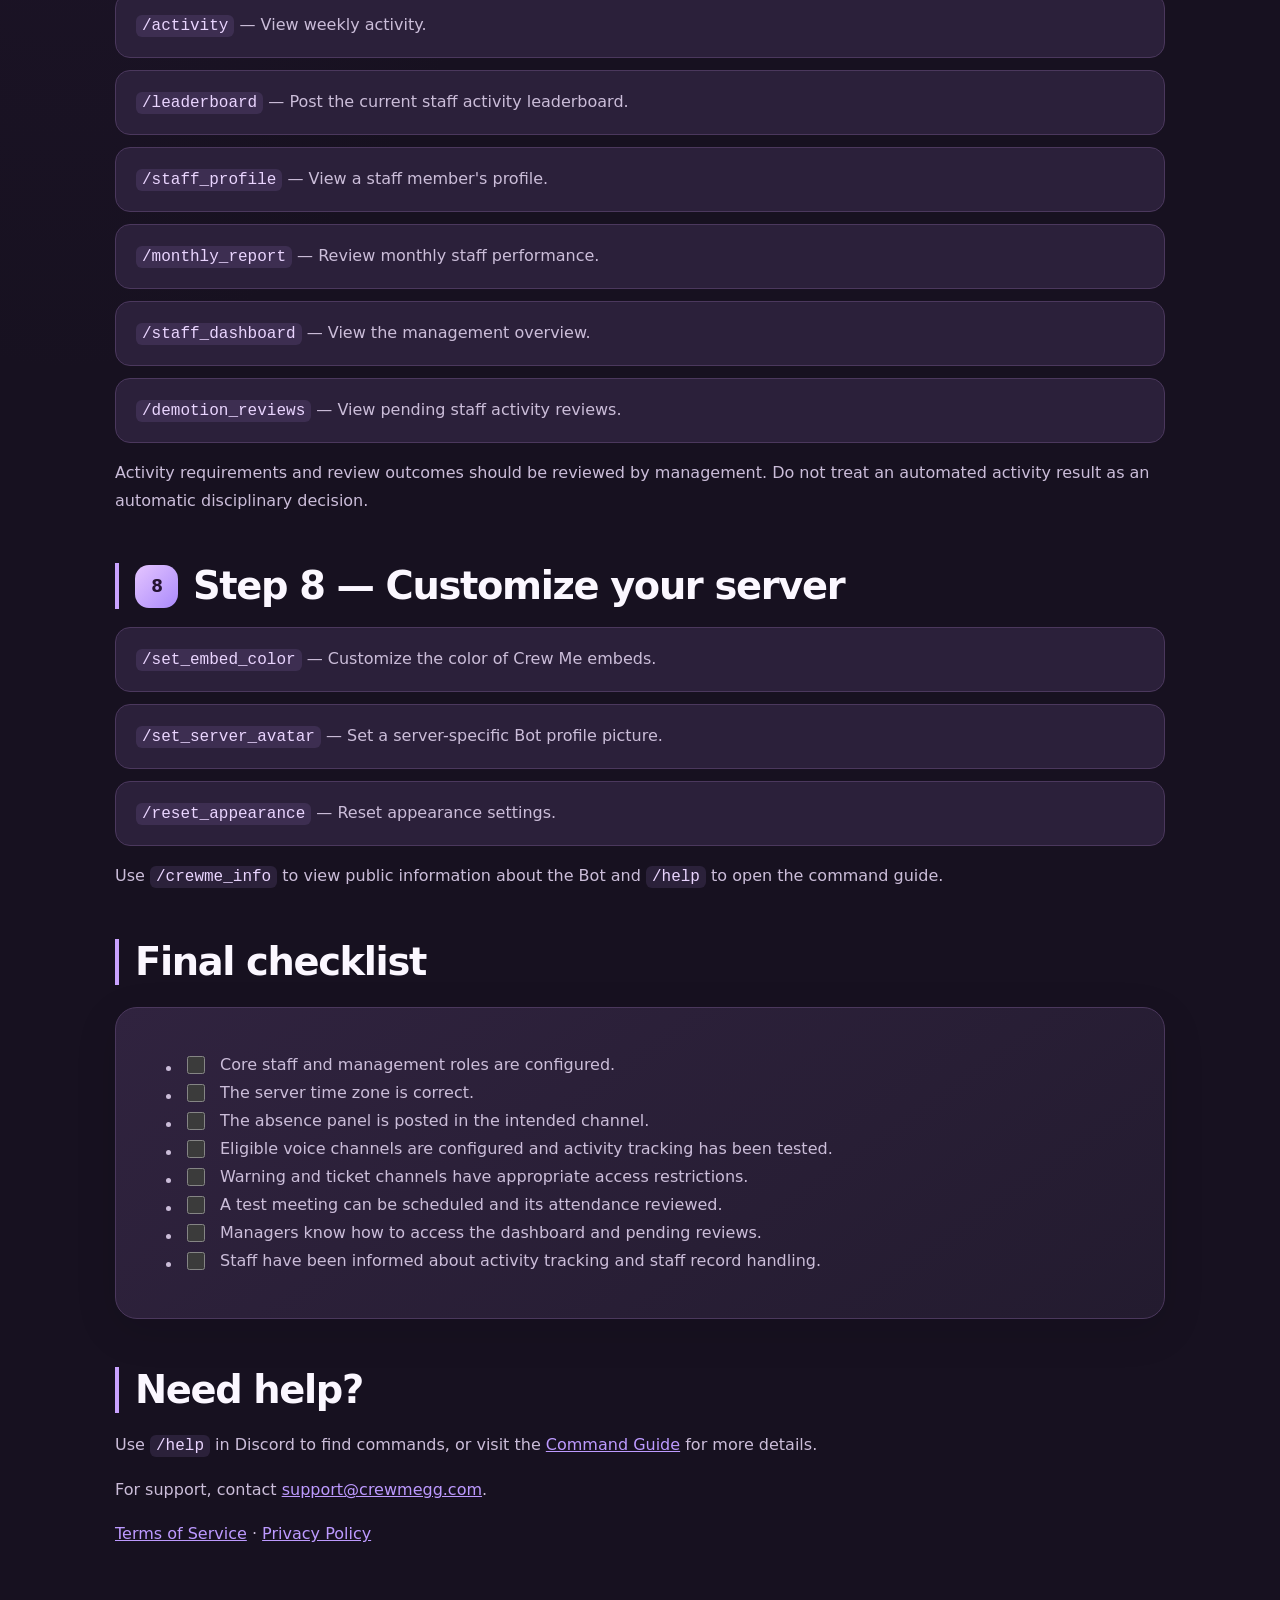
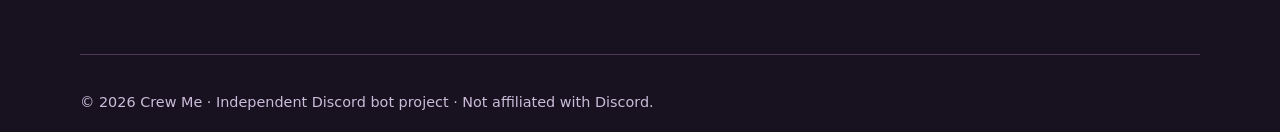
<file: setup.html>
<!doctype html>
<html lang="en">
<head>
  <meta charset="utf-8">
  <meta name="viewport" content="width=device-width, initial-scale=1">
  <meta name="description" content="A step-by-step guide to setting up Crew Me for your Discord community.">
  <title>Getting Started | Crew Me</title>
  <link rel="stylesheet" href="style.css">
</head>
<body class="guide-page setup-page">
<header>
  <a class="brand" href="./" aria-label="Crew Me home"><img src="crew-me-logo-cropped.png" alt="Crew Me" class="brand-logo"></a>
  <nav>
    <a href="./">Home</a>
    <a href="setup.html" aria-current="page">Setup Guide</a>
    <a href="commands.html">Commands</a>
    <a href="terms.html">Terms</a>
    <a href="privacy.html">Privacy</a>
  </nav>
</header>

<main class="guide-main">
  <span class="tag">Getting started</span>
  <h1>Set up your crew.</h1>
  <p class="lead">Welcome to Crew Me! Follow this guide to configure your Discord server, organize staff management, and get your team ready to go.</p>
        <div class="guide-intro">
          <div class="guide-intro-icon">✿</div>
          <div>
            <strong>Your setup journey ♡</strong>
            <p>Follow each step at your own pace. You've got this!</p>
          </div>
        </div>


  <div class="card">
    <h2>Before you begin</h2>
    <ul>
      <li>Crew Me is installed in your Discord server and can access the channels where it needs to work.</li>
      <li>You have administrator permissions or the appropriate authority to configure the Bot.</li>
      <li>Your staff and management roles already exist.</li>
      <li>You know the time zone your server will use for staff tracking and scheduling.</li>
    </ul>
    <p><strong>Important:</strong> Keep management permissions limited to trusted people. Do not give the Bot Administrator permission unless it is genuinely necessary; configure only the permissions its features require.</p>
  </div>

  <h2 class="setup-step-heading"><span class="setup-step-badge">1</span>Step 1 — Configure your server</h2>
  <p>Start with the core configuration command:</p>
  <p><code>/crewme_setup</code></p>
  <p>Choose your management role, staff role, and server time zone when prompted.</p>
  <ul>
    <li><strong>Management role:</strong> People who are authorized to manage staff records and use management features.</li>
    <li><strong>Staff role:</strong> Members whose activity Crew Me should track as staff.</li>
    <li><strong>Time zone:</strong> The time zone used for relevant dates, weekly activity, and scheduling.</li>
  </ul>
  <p>Use the actual time zone offered by the command rather than guessing. If the configuration command is unavailable, check your server permissions and confirm that Crew Me is online.</p>

  <h2 class="setup-step-heading"><span class="setup-step-badge">2</span>Step 2 — Set up absences</h2>
  <p>Use:</p>
  <p><code>/setup_absences</code></p>
  <p>Select the channel for private absence threads and the role allowed to manage absences. Crew Me will post an absence panel in the selected channel.</p>
  <p>Check that Crew Me has permission to view the channel, send messages, create private threads, and manage threads as needed. Authorized managers must also have the access required to view and manage those threads.</p>
  <p>Staff can use the panel to submit absence dates and a reason. Absences are notifications, not approval requests.</p>

  <h2 class="setup-step-heading"><span class="setup-step-badge">3</span>Step 3 — Configure voice activity</h2>
  <p>Use:</p>
  <p><code>/voice_settings</code></p>
  <p>Choose which voice channels qualify for staff activity credits. Review the channel list carefully so that only the intended channels count.</p>
  <p>Staff voice time is tracked only in eligible channels according to the Bot's tracking rules. Test a short session and check the results with <code>/activity</code>.</p>

  <h2 class="setup-step-heading"><span class="setup-step-badge">4</span>Step 4 — Configure warnings</h2>
  <p>Use:</p>
  <p><code>/warning_channel</code></p>
  <p>Select the private management channel used for warning records and management actions. Check the channel permissions so staff members cannot access private records unless they are meant to.</p>
  <p>Authorized managers can use <code>/staff_warn</code> to create a warning and <code>/staff_warnings</code> to view a member's disciplinary history. A saved warning does not automatically mean the member has been notified.</p>

  <h2 class="setup-step-heading"><span class="setup-step-badge">5</span>Step 5 — Configure private staff tickets</h2>
  <p>Use:</p>
  <p><code>/staff_ticket_setup</code></p>
  <p>Choose the category for private staff discussion channels and the management log channel.</p>
  <p>Review the category's permissions before opening a ticket. Only the intended participants and authorized management should have access. Test the workflow with a trusted staff account before using it for sensitive discussions.</p>

  <h2 class="setup-step-heading"><span class="setup-step-badge">6</span>Step 6 — Start using meetings</h2>
  <p>Use <code>/meeting_create</code> to schedule a meeting. You'll be asked for a title, start time, duration, voice channel, and announcement channel.</p>
  <p>Staff can respond to meeting invitations, and eligible voice attendance can be recorded. Management can use the meeting and attendance commands to review records or correct attendance when necessary.</p>
  <p>Check the Bot's permissions in both the announcement channel and the meeting voice channel before scheduling your first meeting.</p>

  <h2 class="setup-step-heading"><span class="setup-step-badge">7</span>Step 7 — Understand staff activity</h2>
  <p>Once your staff role and voice settings are configured, these commands are useful:</p>
  <ul>
    <li><code>/activity</code> — View weekly activity.</li>
    <li><code>/leaderboard</code> — Post the current staff activity leaderboard.</li>
    <li><code>/staff_profile</code> — View a staff member's profile.</li>
    <li><code>/monthly_report</code> — Review monthly staff performance.</li>
    <li><code>/staff_dashboard</code> — View the management overview.</li>
    <li><code>/demotion_reviews</code> — View pending staff activity reviews.</li>
  </ul>
  <p>Activity requirements and review outcomes should be reviewed by management. Do not treat an automated activity result as an automatic disciplinary decision.</p>

  <h2 class="setup-step-heading"><span class="setup-step-badge">8</span>Step 8 — Customize your server</h2>
  <ul>
    <li><code>/set_embed_color</code> — Customize the color of Crew Me embeds.</li>
    <li><code>/set_server_avatar</code> — Set a server-specific Bot profile picture.</li>
    <li><code>/reset_appearance</code> — Reset appearance settings.</li>
  </ul>
  <p>Use <code>/crewme_info</code> to view public information about the Bot and <code>/help</code> to open the command guide.</p>

  <h2>Final checklist</h2>
  <div class="card">
    <ul>
      <li class="checklist-item"><label><input type="checkbox"> <span>Core staff and management roles are configured.</span></label></li>
      <li class="checklist-item"><label><input type="checkbox"> <span>The server time zone is correct.</span></label></li>
      <li class="checklist-item"><label><input type="checkbox"> <span>The absence panel is posted in the intended channel.</span></label></li>
      <li class="checklist-item"><label><input type="checkbox"> <span>Eligible voice channels are configured and activity tracking has been tested.</span></label></li>
      <li class="checklist-item"><label><input type="checkbox"> <span>Warning and ticket channels have appropriate access restrictions.</span></label></li>
      <li class="checklist-item"><label><input type="checkbox"> <span>A test meeting can be scheduled and its attendance reviewed.</span></label></li>
      <li class="checklist-item"><label><input type="checkbox"> <span>Managers know how to access the dashboard and pending reviews.</span></label></li>
      <li class="checklist-item"><label><input type="checkbox"> <span>Staff have been informed about activity tracking and staff record handling.</span></label></li>
    </ul>
  </div>

  <h2>Need help?</h2>
  <p>Use <code>/help</code> in Discord to find commands, or visit the <a href="commands.html">Command Guide</a> for more details.</p>
  <p>For support, contact <a href="mailto:support@crewmegg.com">support@crewmegg.com</a>.</p>
  <p><a href="terms.html">Terms of Service</a> · <a href="privacy.html">Privacy Policy</a></p>
</main>

<footer>© 2026 Crew Me · Independent Discord bot project · Not affiliated with Discord.</footer>
</body>
</html>
</file>
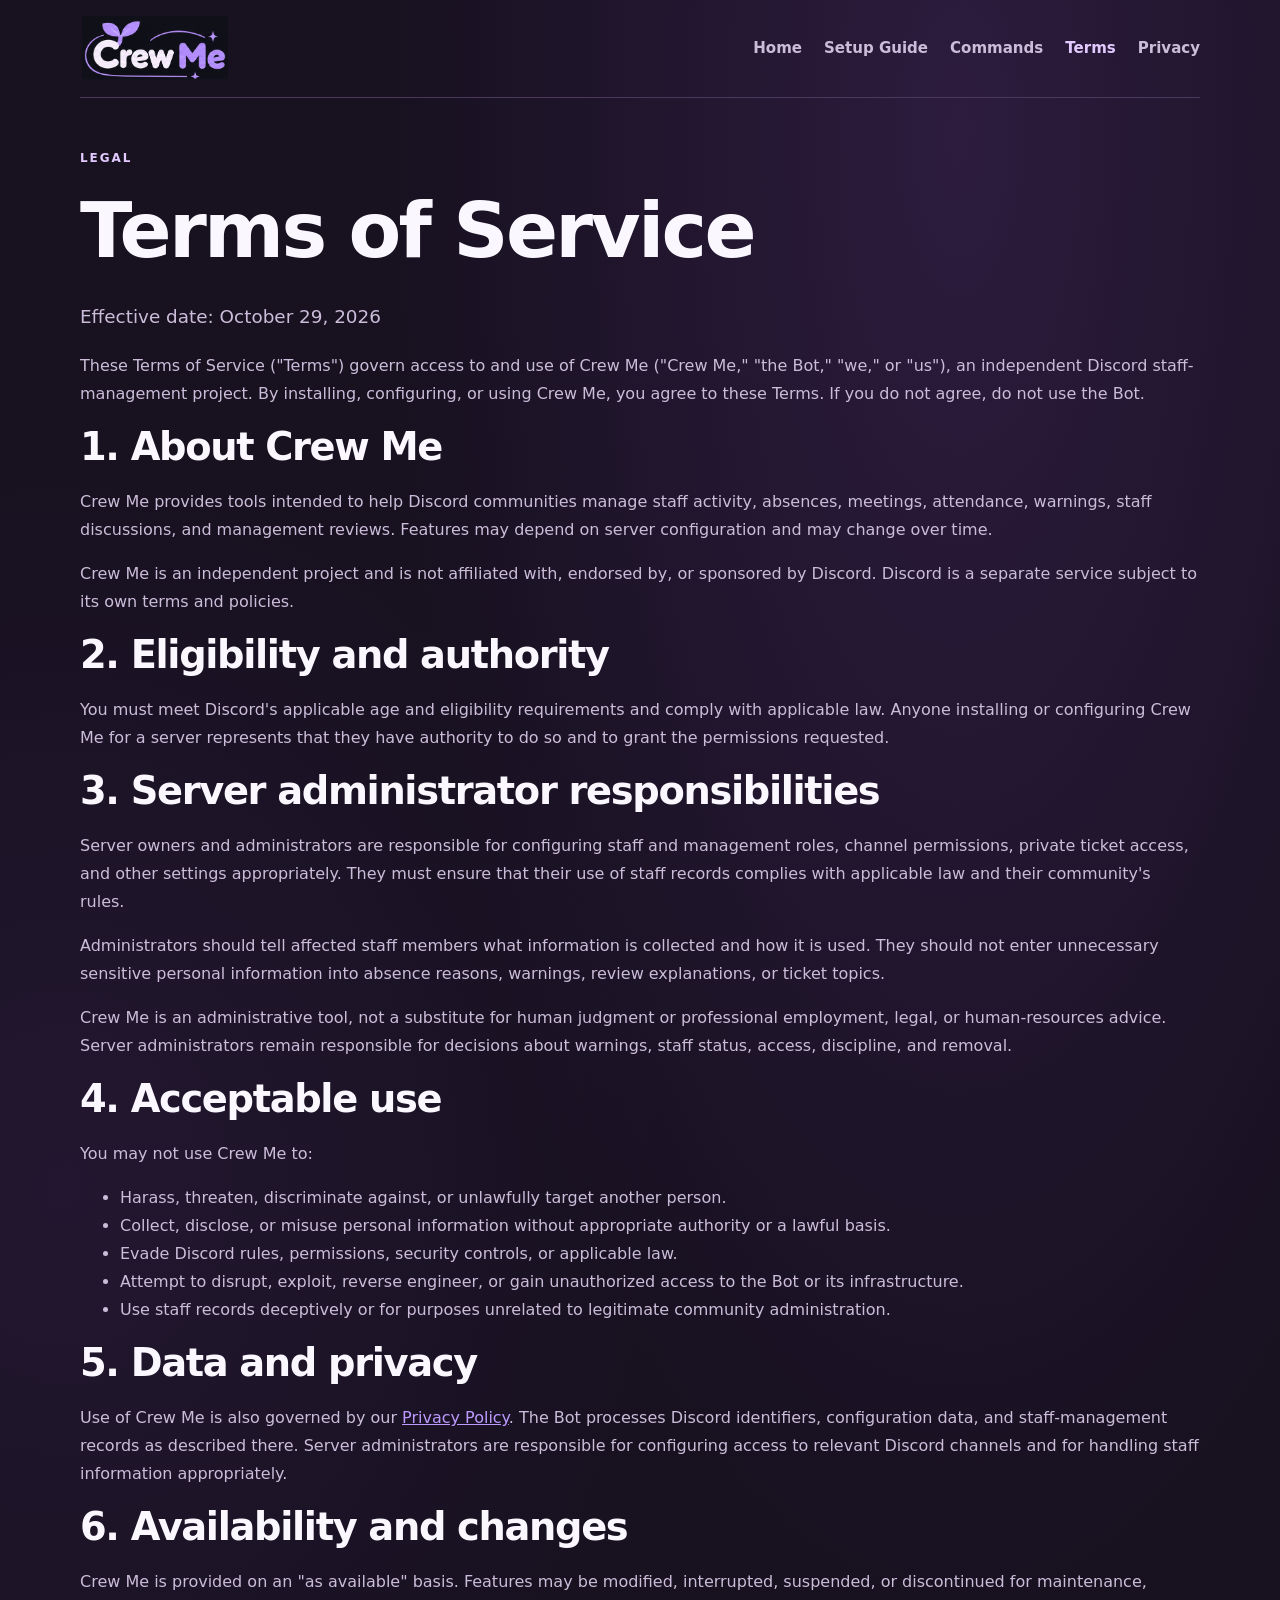
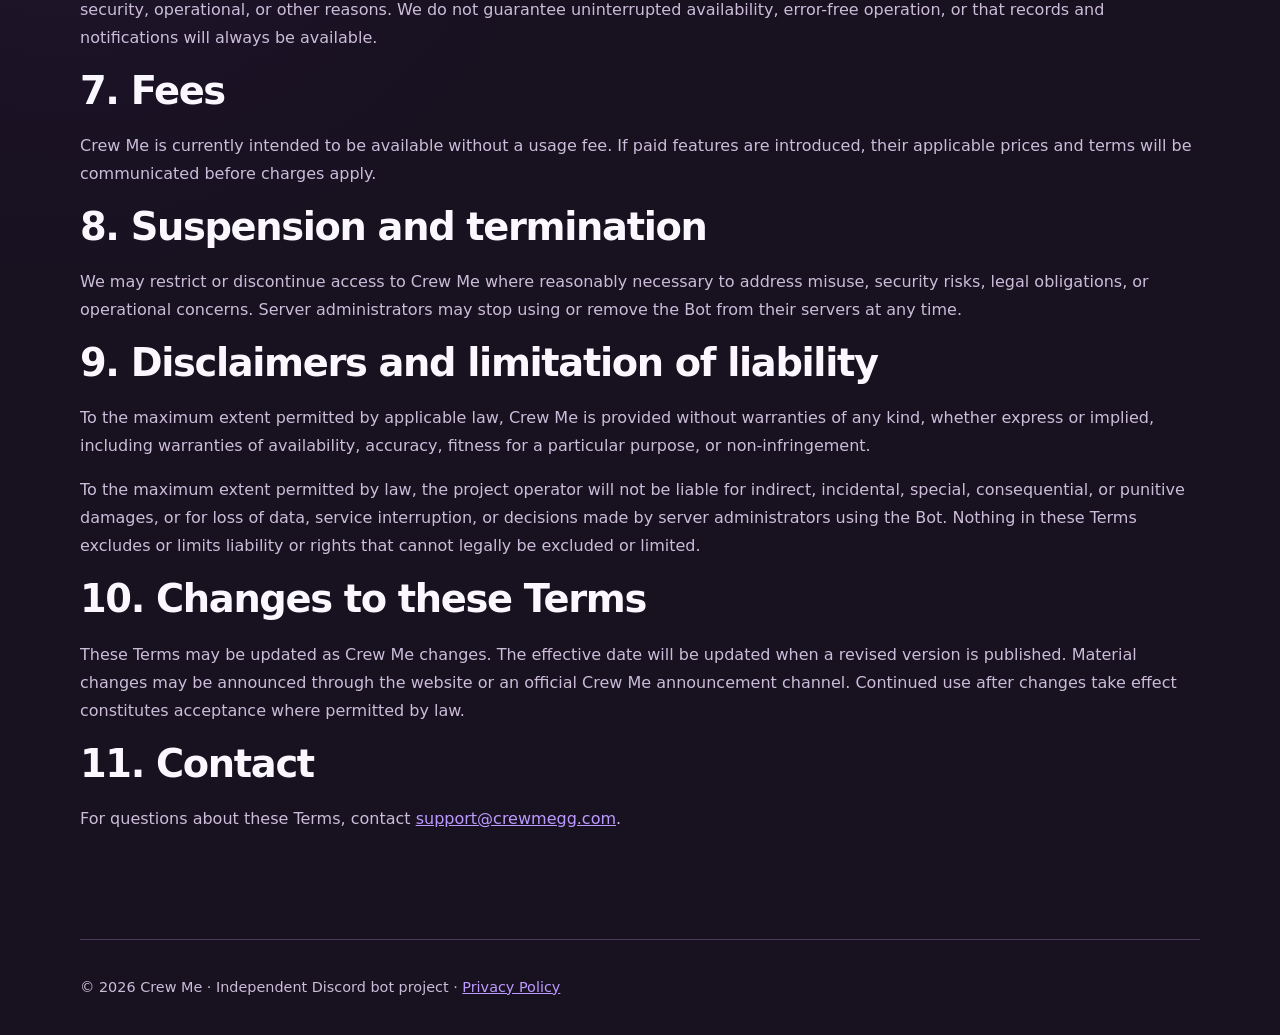
<file: terms.html>
<!doctype html>
<html lang="en">
<head>
  <meta charset="utf-8">
  <meta name="viewport" content="width=device-width, initial-scale=1">
  <meta name="description" content="Terms governing the use of Crew Me, an independent Discord staff-management bot.">
  <title>Terms of Service | Crew Me</title>
  <link rel="stylesheet" href="style.css">
</head>
<body>
<header>
  <a class="brand" href="./" aria-label="Crew Me home"><img src="crew-me-logo-cropped.png" alt="Crew Me" class="brand-logo"></a>
  <nav>
    <a href="./">Home</a>
    <a href="setup.html">Setup Guide</a>
    <a href="commands.html">Commands</a>
    <a href="terms.html" aria-current="page">Terms</a>
    <a href="privacy.html">Privacy</a>
  </nav>
</header>
<main>
  <span class="tag">Legal</span>
  <h1>Terms of Service</h1>
  <p class="lead">Effective date: October 29, 2026</p>

  <p>These Terms of Service ("Terms") govern access to and use of Crew Me ("Crew Me," "the Bot," "we," or "us"), an independent Discord staff-management project. By installing, configuring, or using Crew Me, you agree to these Terms. If you do not agree, do not use the Bot.</p>

  <h2>1. About Crew Me</h2>
  <p>Crew Me provides tools intended to help Discord communities manage staff activity, absences, meetings, attendance, warnings, staff discussions, and management reviews. Features may depend on server configuration and may change over time.</p>
  <p>Crew Me is an independent project and is not affiliated with, endorsed by, or sponsored by Discord. Discord is a separate service subject to its own terms and policies.</p>

  <h2>2. Eligibility and authority</h2>
  <p>You must meet Discord's applicable age and eligibility requirements and comply with applicable law. Anyone installing or configuring Crew Me for a server represents that they have authority to do so and to grant the permissions requested.</p>

  <h2>3. Server administrator responsibilities</h2>
  <p>Server owners and administrators are responsible for configuring staff and management roles, channel permissions, private ticket access, and other settings appropriately. They must ensure that their use of staff records complies with applicable law and their community's rules.</p>
  <p>Administrators should tell affected staff members what information is collected and how it is used. They should not enter unnecessary sensitive personal information into absence reasons, warnings, review explanations, or ticket topics.</p>
  <p>Crew Me is an administrative tool, not a substitute for human judgment or professional employment, legal, or human-resources advice. Server administrators remain responsible for decisions about warnings, staff status, access, discipline, and removal.</p>

  <h2>4. Acceptable use</h2>
  <p>You may not use Crew Me to:</p>
  <ul>
    <li>Harass, threaten, discriminate against, or unlawfully target another person.</li>
    <li>Collect, disclose, or misuse personal information without appropriate authority or a lawful basis.</li>
    <li>Evade Discord rules, permissions, security controls, or applicable law.</li>
    <li>Attempt to disrupt, exploit, reverse engineer, or gain unauthorized access to the Bot or its infrastructure.</li>
    <li>Use staff records deceptively or for purposes unrelated to legitimate community administration.</li>
  </ul>

  <h2>5. Data and privacy</h2>
  <p>Use of Crew Me is also governed by our <a href="privacy.html">Privacy Policy</a>. The Bot processes Discord identifiers, configuration data, and staff-management records as described there. Server administrators are responsible for configuring access to relevant Discord channels and for handling staff information appropriately.</p>

  <h2>6. Availability and changes</h2>
  <p>Crew Me is provided on an "as available" basis. Features may be modified, interrupted, suspended, or discontinued for maintenance, security, operational, or other reasons. We do not guarantee uninterrupted availability, error-free operation, or that records and notifications will always be available.</p>

  <h2>7. Fees</h2>
  <p>Crew Me is currently intended to be available without a usage fee. If paid features are introduced, their applicable prices and terms will be communicated before charges apply.</p>

  <h2>8. Suspension and termination</h2>
  <p>We may restrict or discontinue access to Crew Me where reasonably necessary to address misuse, security risks, legal obligations, or operational concerns. Server administrators may stop using or remove the Bot from their servers at any time.</p>

  <h2>9. Disclaimers and limitation of liability</h2>
  <p>To the maximum extent permitted by applicable law, Crew Me is provided without warranties of any kind, whether express or implied, including warranties of availability, accuracy, fitness for a particular purpose, or non-infringement.</p>
  <p>To the maximum extent permitted by law, the project operator will not be liable for indirect, incidental, special, consequential, or punitive damages, or for loss of data, service interruption, or decisions made by server administrators using the Bot. Nothing in these Terms excludes or limits liability or rights that cannot legally be excluded or limited.</p>

  <h2>10. Changes to these Terms</h2>
  <p>These Terms may be updated as Crew Me changes. The effective date will be updated when a revised version is published. Material changes may be announced through the website or an official Crew Me announcement channel. Continued use after changes take effect constitutes acceptance where permitted by law.</p>

  <h2>11. Contact</h2>
  <p>For questions about these Terms, contact <a href="mailto:support@crewmegg.com">support@crewmegg.com</a>.</p>
</main>
<footer>© 2026 Crew Me · Independent Discord bot project · <a href="privacy.html">Privacy Policy</a></footer>
</body>
</html>
</file>
<file: style.css>
:root {
  color-scheme: dark;
  --bg: #171120;
  --panel: #251c32;
  --panel-soft: #30243f;
  --text: #fbf7ff;
  --muted: #cbbdd9;
  --purple: #bd9aff;
  --lavender: #e2caff;
  --line: #4b385d;
}

* { box-sizing: border-box; }

html { scroll-behavior: smooth; }

body {
  margin: 0;
  color: var(--text);
  background:
    radial-gradient(ellipse at 75% 5%, #4d2b6b66, transparent 42%),
    radial-gradient(ellipse at 5% 45%, #42275b44, transparent 35%),
    var(--bg);
  font: 16px/1.75 system-ui, -apple-system, "Segoe UI", sans-serif;
}

a { color: var(--purple); }

a:focus-visible, button:focus-visible {
  outline: 3px solid var(--lavender);
  outline-offset: 4px;
}

header, main, footer {
  width: min(100% - 40px, 1120px);
  margin-inline: auto;
}

header {
  display: flex;
  justify-content: space-between;
  align-items: center;
  gap: 24px;
  padding-block: 16px;
  border-bottom: 1px solid var(--line);
}

.brand {
  display: inline-flex;
  align-items: center;
  flex-shrink: 0;
  text-decoration: none;
  color: var(--text);
  font-size: 1.35rem;
  font-weight: 800;
}

.brand-logo {
  display: block;
  width: 150px;
  height: 65px;
  object-fit: contain;
}

nav {
  display: flex;
  gap: 22px;
  flex-wrap: wrap;
  align-items: center;
}

nav a {
  color: var(--muted);
  text-decoration: none;
  font-size: .94rem;
  font-weight: 600;
  transition: color .2s ease;
}

nav a:hover, nav a[aria-current="page"] {
  color: var(--lavender);
}

main { padding-block: 45px 90px; }

h1, h2, h3 { line-height: 1.2; letter-spacing: -.035em; }

h1 {
  font-size: clamp(2.4rem, 6vw, 5.4rem);
  margin: 0 0 24px;
}

h2 { font-size: clamp(1.7rem, 3vw, 2.65rem); margin: 0 0 18px; }
h3 { font-size: 1.25rem; margin: 0 0 12px; }

p, li { color: var(--muted); }

.lead { font-size: 1.15rem; }

strong { color: var(--text); }

.eyebrow, .tag {
  display: inline-block;
  color: var(--lavender);
  font-size: .75rem;
  font-weight: 800;
  letter-spacing: .16em;
  text-transform: uppercase;
  margin-bottom: 16px;
}

.gradient-text {
  background: linear-gradient(100deg, #fff0ff, #d4adff, #a994ff);
  -webkit-background-clip: text;
  background-clip: text;
  color: transparent;
}

.hero {
  position: relative;
  text-align: center;
  padding: 100px 20px 125px;
  isolation: isolate;
}

.hero-glow {
  position: absolute;
  width: min(600px, 100%);
  height: 400px;
  background: radial-gradient(ellipse, #a76cf02b, transparent 70%);
  top: 0;
  left: 50%;
  transform: translateX(-50%);
  z-index: -1;
  pointer-events: none;
}

.hero-description {
  max-width: 660px;
  margin: 0 auto 30px;
  font-size: 1.15rem;
}

.hero-actions {
  display: flex;
  justify-content: center;
  flex-wrap: wrap;
  gap: 12px;
}

.button {
  display: inline-flex;
  align-items: center;
  justify-content: center;
  padding: 13px 25px;
  border-radius: 14px;
  background: linear-gradient(135deg, #e0baff, #ae8bfa);
  color: #21142f;
  font-weight: 800;
  text-decoration: none;
  transition: transform .2s, box-shadow .2s;
}

.button:hover {
  transform: translateY(-3px);
  box-shadow: 0 10px 30px #a67aff35;
}

.button-outline {
  background: #ffffff0b;
  border: 1px solid #aa8dcb;
  color: var(--text);
}

.hero-note {
  margin-top: 28px;
  font-size: .85rem;
  color: #b6a4c9;
}

.section { margin-block: 50px 100px; }

.section-heading {
  max-width: 690px;
  text-align: center;
  margin: 0 auto 38px;
}

.feature-grid, .steps-grid {
  display: grid;
  grid-template-columns: repeat(3, minmax(0, 1fr));
  gap: 20px;
}

.feature-card, .step-card, .card {
  background: linear-gradient(145deg, #30233f, #231b2f);
  border: 1px solid var(--line);
  border-radius: 22px;
  padding: 27px;
  box-shadow: 0 12px 40px #08040e20;
}

.feature-card, .step-card {
  transition: transform .2s, border-color .2s;
}

.feature-card:hover, .step-card:hover {
  transform: translateY(-4px);
  border-color: #ad83d6;
}

.feature-icon {
  display: inline-grid;
  place-items: center;
  width: 48px;
  height: 48px;
  border-radius: 15px;
  background: #ad82e322;
  color: var(--lavender);
  font-size: 1.7rem;
  margin-bottom: 20px;
}

.step-number {
  display: block;
  color: var(--lavender);
  font-weight: 900;
  font-size: 1.6rem;
  margin-bottom: 18px;
}

.cta-panel {
  text-align: center;
  border: 1px solid #7d5d9e;
  border-radius: 28px;
  background:
    radial-gradient(circle at top, #a677e033, transparent 65%),
    #2b203a;
  padding: 65px 30px;
}

.cta-panel p { margin-bottom: 28px; }

.card { margin: 22px 0; }

.notice {
  border-left: 3px solid var(--purple);
  padding: 12px 18px;
  background: #332641;
  border-radius: 10px;
}

code {
  color: #ead5ff;
  background: #b992ed20;
  padding: 2px 6px;
  border-radius: 6px;
  overflow-wrap: anywhere;
}

footer {
  padding-block: 35px;
  border-top: 1px solid var(--line);
  color: var(--muted);
  font-size: .9rem;
}

.footer-links {
  display: flex;
  flex-wrap: wrap;
  gap: 20px;
  margin-block: 18px;
}

.footer-links a { text-decoration: none; }
.footer-note { font-size: .8rem; }

@media (max-width: 850px) {
  .feature-grid, .steps-grid { grid-template-columns: repeat(2, minmax(0, 1fr)); }
  header { flex-direction: column; }
  nav { justify-content: center; }
}

@media (max-width: 600px) {
  header, main, footer { width: min(100% - 28px, 1120px); }
  .brand-logo { width: 130px; height: 58px; }
  nav { gap: 10px 16px; }
  nav a { font-size: .85rem; }
  .hero { padding: 65px 0 80px; }
  .feature-grid, .steps-grid { grid-template-columns: 1fr; }
  .feature-card, .step-card, .card { padding: 22px; }
  .cta-panel { padding: 42px 20px; }
}

@media (prefers-reduced-motion: reduce) {
  html { scroll-behavior: auto; }
  *, *::before, *::after { transition: none !important; }
}

/* CREW ME — CUTE GUIDE REDESIGN */

.guide-main {
  max-width: 1050px;
}

.guide-main > .tag,
.guide-main > h1,
.guide-main > .lead {
  display: block;
  text-align: center;
}

.guide-main > .lead {
  max-width: 720px;
  margin: 0 auto 30px;
}

.guide-intro {
  display: flex;
  align-items: center;
  gap: 20px;
  padding: 22px 26px;
  margin: 30px 0 38px;
  border: 1px solid #805da1;
  border-radius: 22px;
  background: linear-gradient(120deg, #49305d, #2b203b);
}

.guide-intro-icon {
  display: grid;
  place-items: center;
  flex-shrink: 0;
  width: 62px;
  height: 62px;
  border-radius: 20px;
  background: #caa5ff25;
  color: #f2d9ff;
  font-size: 2rem;
}

.guide-intro strong {
  font-size: 1.1rem;
}

.guide-intro p {
  margin: 3px 0 0;
}

.guide-main > h2 {
  margin: 48px 0 18px;
  padding-left: 16px;
  border-left: 4px solid #c9a2ff;
}

.guide-main > ul {
  list-style: none;
  padding: 0;
  display: grid;
  gap: 12px;
}

.guide-main > ul > li {
  padding: 17px 20px;
  border: 1px solid var(--line);
  border-radius: 15px;
  background: #2b203a;
}

.guide-main .card {
  border-radius: 22px;
}

.setup-step-heading {
  display: flex;
  align-items: center;
  gap: 15px;
}

.setup-step-badge {
  display: inline-grid;
  place-items: center;
  width: 43px;
  height: 43px;
  flex-shrink: 0;
  border-radius: 14px;
  background: linear-gradient(135deg, #e5c5ff, #aa8afb);
  color: #251331;
  font-size: 1.05rem;
  font-weight: 900;
}

.command-tools {
  background: #2c213c;
  border: 1px solid var(--line);
  padding: 22px;
  border-radius: 20px;
  margin: 30px 0 18px;
}

.command-tools label {
  display: block;
  margin-bottom: 10px;
  font-weight: 700;
  color: #e6d2ff;
}

#command-search {
  width: 100%;
  border: 1px solid #74568f;
  border-radius: 13px;
  padding: 15px 17px;
  background: #191323;
  color: white;
  font: inherit;
  outline: none;
}

#command-search:focus {
  border-color: #d3adff;
  box-shadow: 0 0 0 3px #b994ff30;
}

#command-count {
  margin: 9px 0 0;
  font-size: .85rem;
}

.category-nav {
  display: flex;
  flex-wrap: wrap;
  gap: 9px;
  margin: 20px 0 36px;
}

.category-nav a {
  padding: 8px 13px;
  border: 1px solid #624877;
  border-radius: 30px;
  background: #342542;
  color: #ead5ff;
  font-size: .82rem;
  text-decoration: none;
}

.category-nav a:hover {
  background: #503461;
}

.command-item code {
  display: inline-block;
  font-weight: 700;
  margin-right: 6px;
  color: #f0d6ff;
}

.command-item[hidden] {
  display: none !important;
}

.checklist-item label {
  display: flex;
  align-items: flex-start;
  gap: 12px;
  cursor: pointer;
}

.checklist-item input {
  width: 18px;
  height: 18px;
  accent-color: #bc97ff;
  margin-top: 5px;
}

.checklist-item input:checked + span {
  text-decoration: line-through;
  opacity: .65;
}

@media (max-width: 600px) {
  .guide-intro {
    padding: 18px;
    gap: 12px;
  }

  .guide-intro-icon {
    width: 45px;
    height: 45px;
    font-size: 1.5rem;
  }

  .setup-step-heading {
    align-items: flex-start;
    font-size: 1.35rem;
  }

  .category-nav {
    gap: 7px;
  }
}

/* Crew Me — Search Results */

#search-results {
  display: grid;
  gap: 9px;
  margin-top: 15px;
}

.search-result {
  display: flex;
  flex-direction: column;
  gap: 3px;
  padding: 13px 15px;
  border: 1px solid #72518f;
  border-radius: 13px;
  background: #3a294c;
  color: #e9d5ff;
  text-decoration: none;
  overflow-wrap: anywhere;
}

.search-result:hover,
.search-result:focus-visible {
  background: #503663;
  border-color: #d4aeff;
}

.search-result span {
  font-size: .83rem;
  color: #d4c5df;
}

.command-item {
  scroll-margin-top: 25px;
}

.command-highlight {
  border-color: #d8b4fe !important;
  background: #513568 !important;
  box-shadow: 0 0 0 2px #b98aff55;
}

/* Crew Me — Polished Search Results */

#search-results {
  display: grid;
  gap: 10px;
  margin-top: 16px;
}

#search-results .search-result {
  display: flex;
  flex-direction: column;
  gap: 6px;
  padding: 15px 17px;
  background: #21182e;
  border: 1px solid #644a80;
  border-radius: 15px;
  color: #e9d5ff;
  text-decoration: none;
  transition: background .2s, border-color .2s;
}

#search-results .search-result strong {
  color: #e6c6ff;
  font-size: 1rem;
  text-decoration: none;
}

#search-results .search-result span {
  color: #cbbbd8;
  font-size: .88rem;
  line-height: 1.5;
  text-decoration: none;
}

#search-results .search-result:hover,
#search-results .search-result:focus-visible {
  background: #38264d;
  border-color: #c59af8;
}

@media (max-width: 600px) {
  #search-results .search-result {
    padding: 14px;
  }
}
</file>
